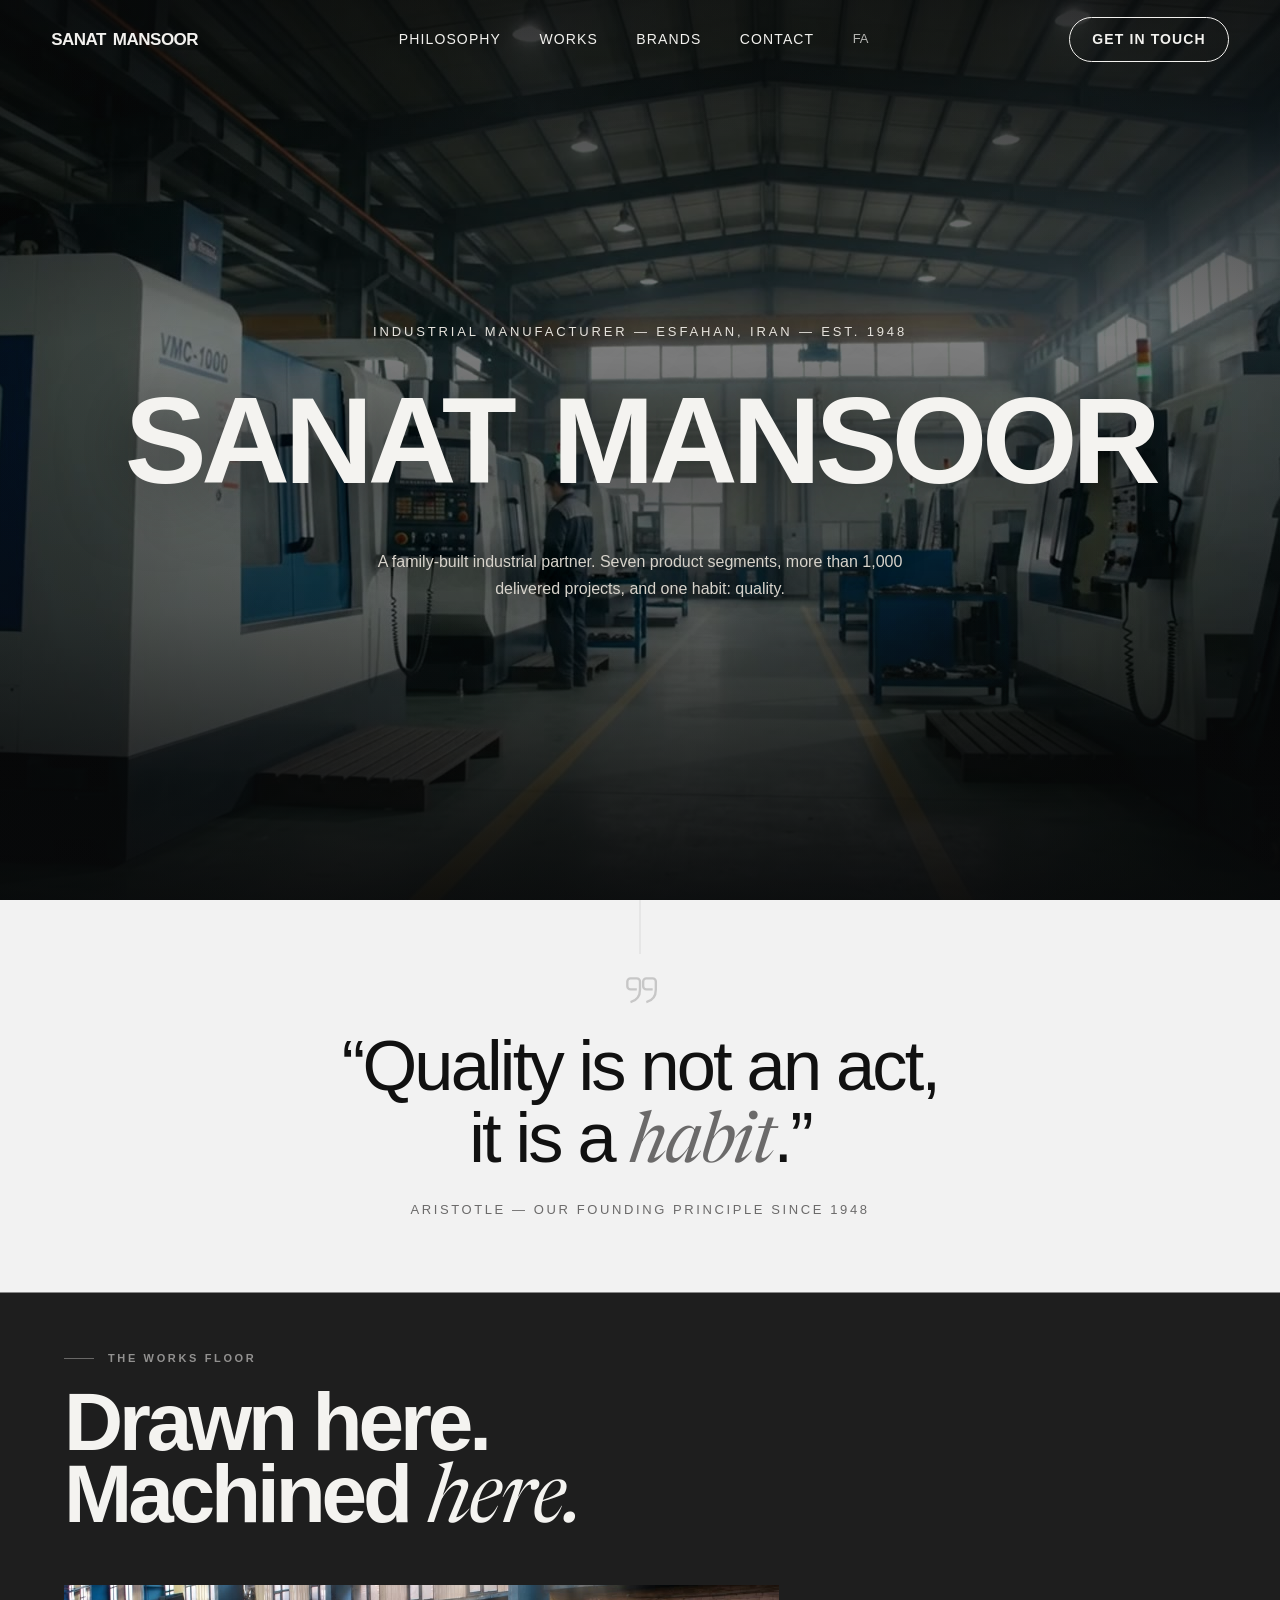
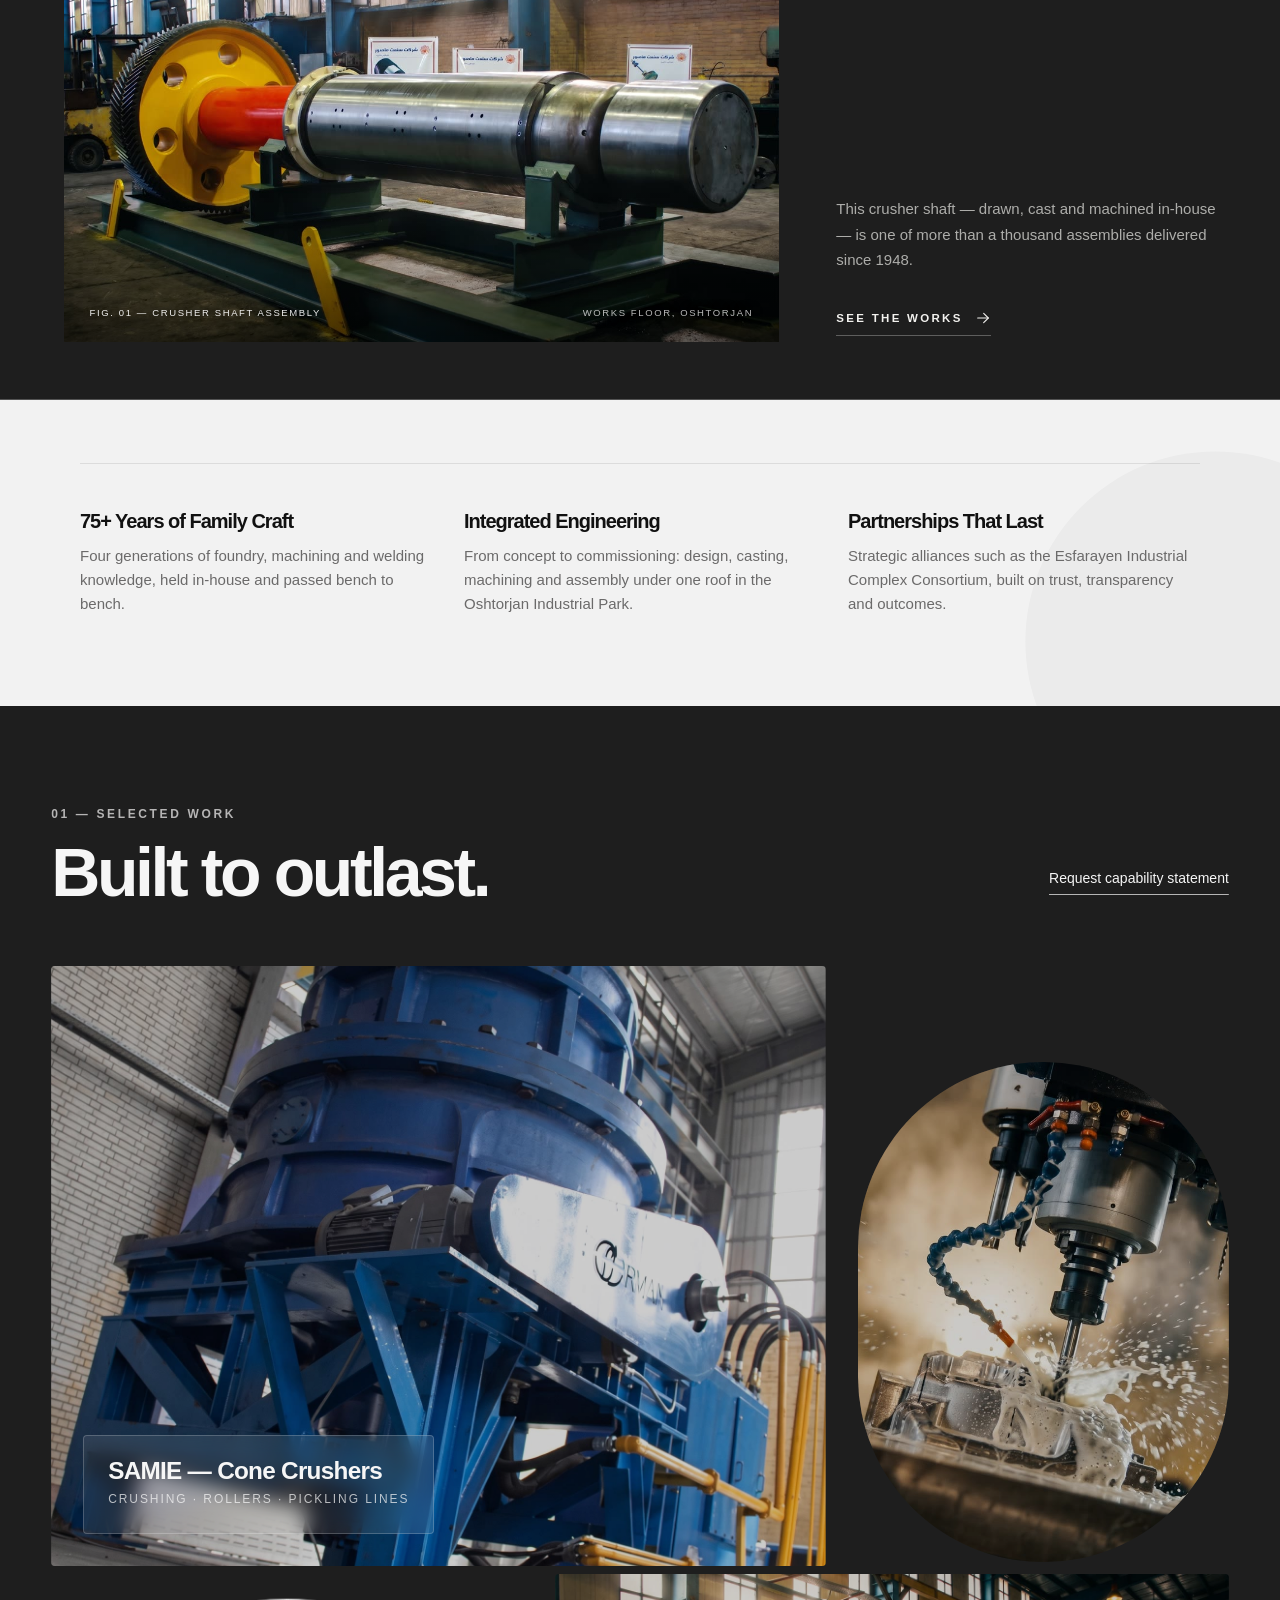
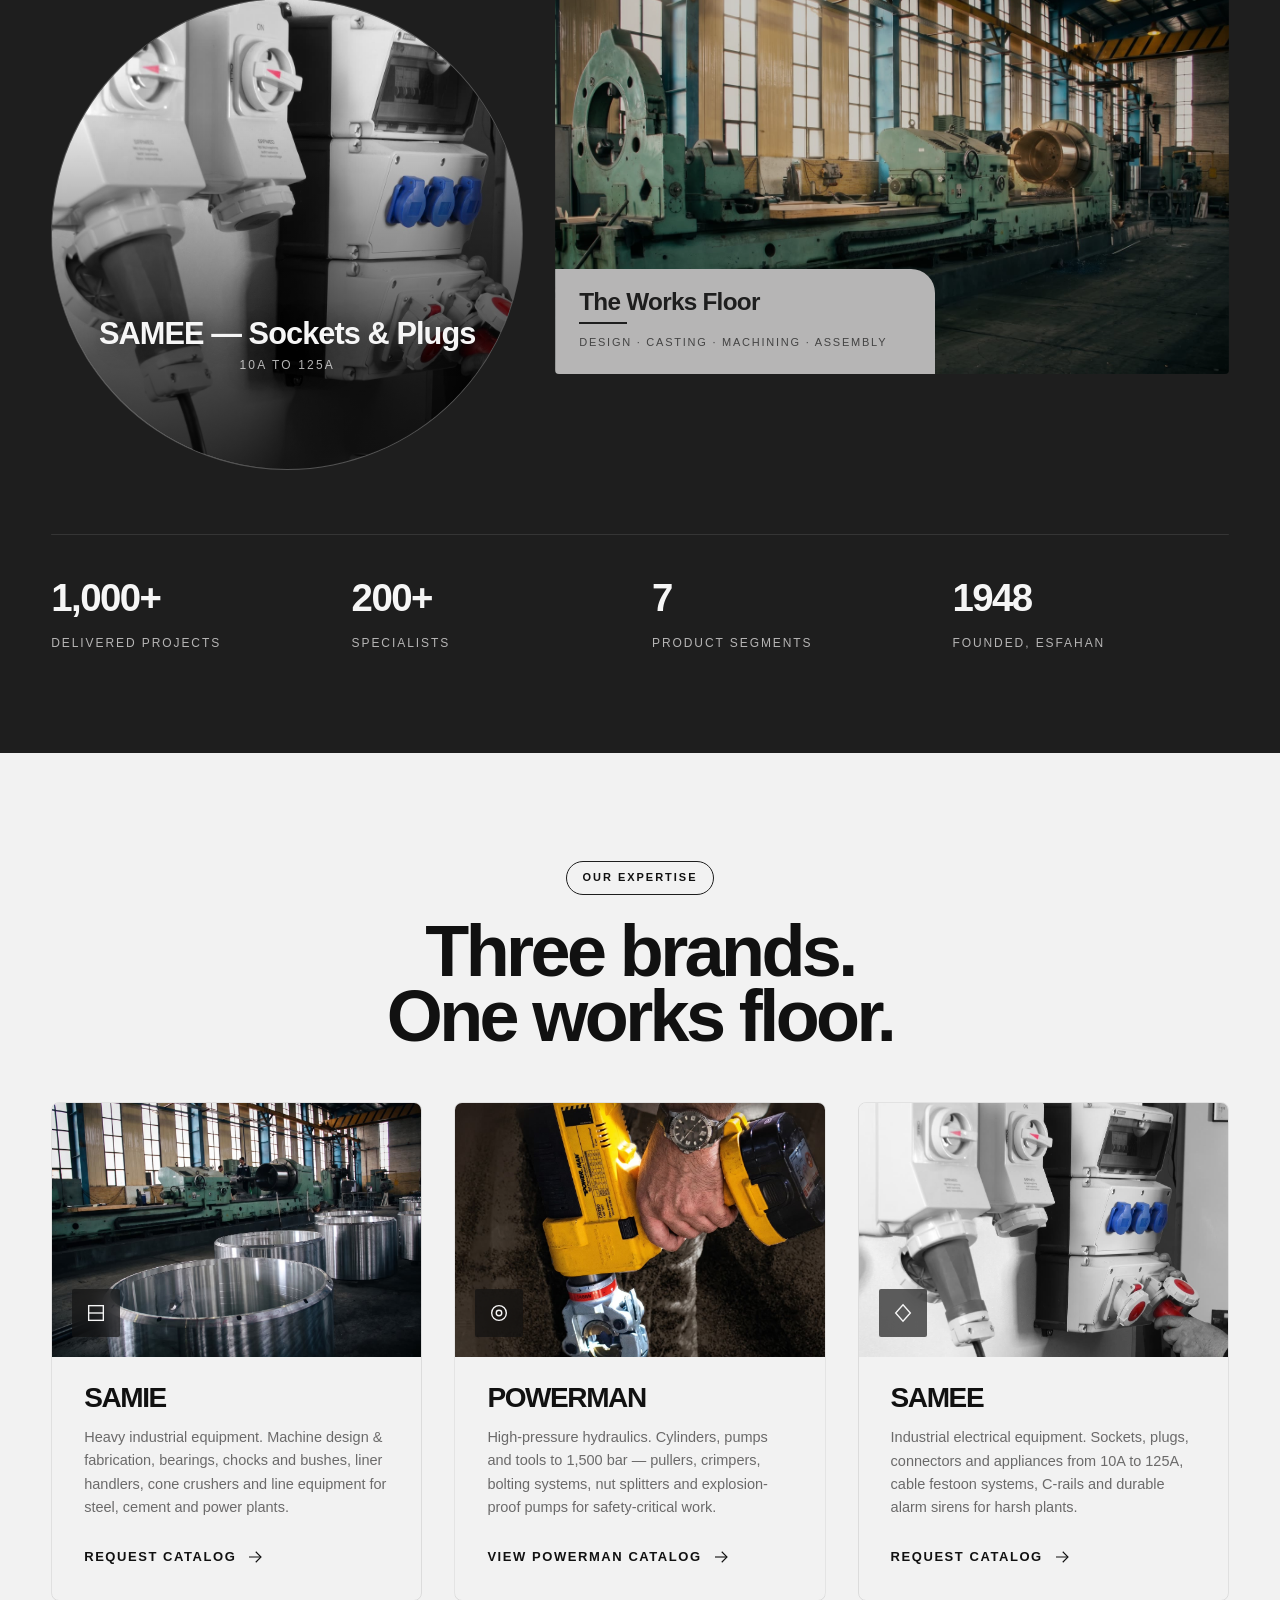
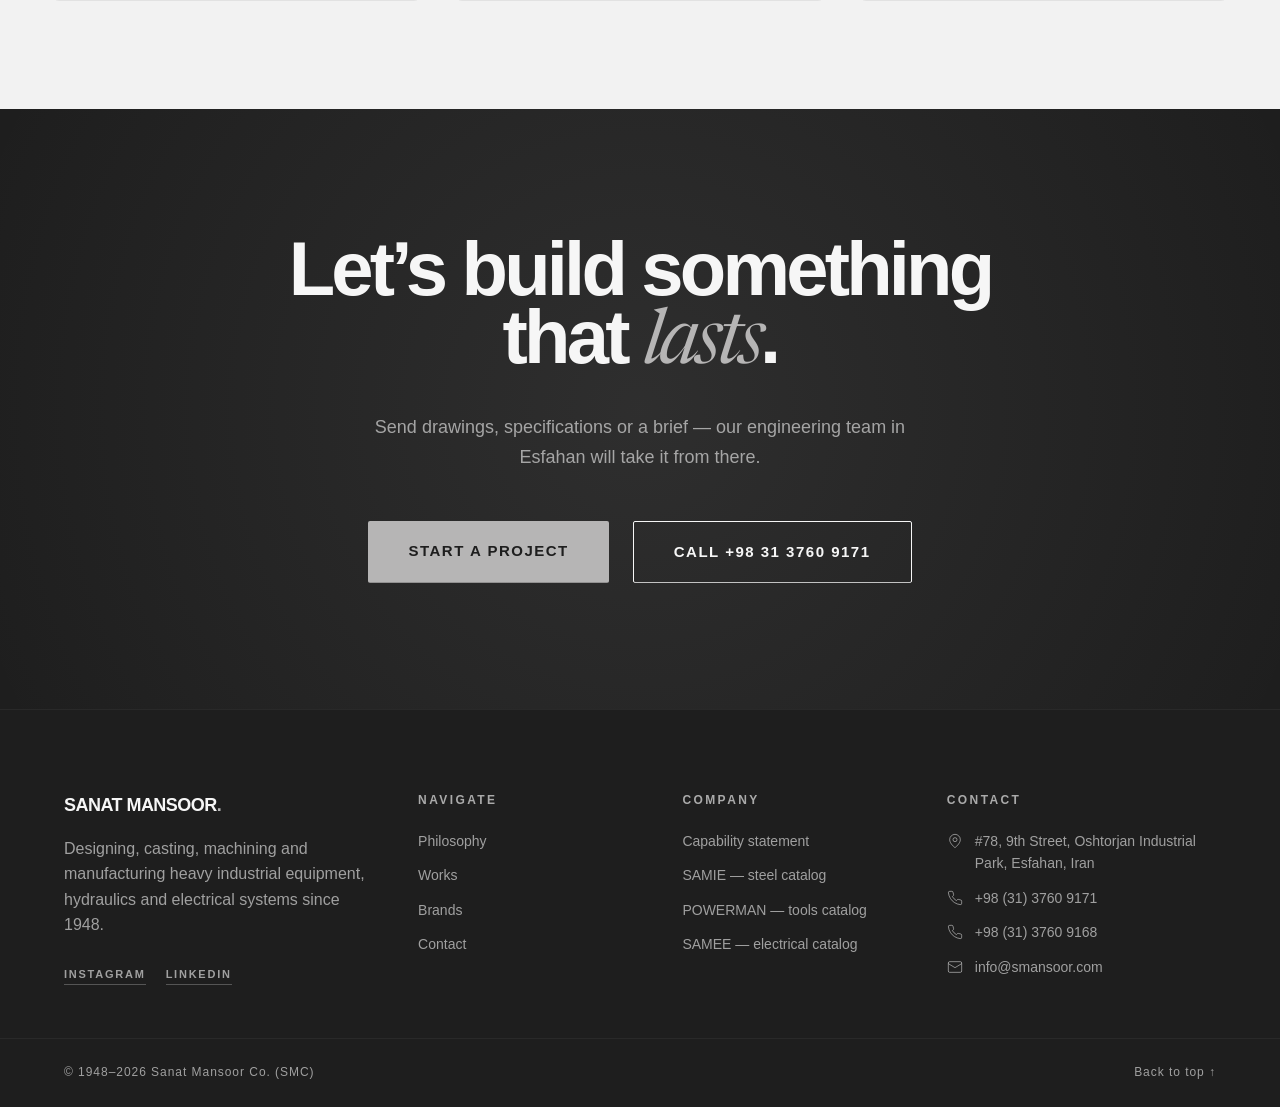
<file: index.html>
<!DOCTYPE html>
<html lang="en">
<head>
<meta charset="UTF-8">
<meta name="viewport" content="width=device-width, initial-scale=1">
<title>Sanat Mansoor — Industrial Manufacturer Since 1948</title>
<meta name="description" content="Sanat Mansoor (SMC) designs, casts, machines and manufactures heavy industrial equipment, high-pressure hydraulics and industrial electrical systems. SAMIE, POWERMAN, SAMEE. Est. 1948, Esfahan, Iran.">
<meta name="theme-color" content="#0b0c0d">
<meta property="og:type" content="website">
<meta property="og:site_name" content="Sanat Mansoor">
<meta property="og:title" content="Sanat Mansoor — Industrial Manufacturer Since 1948">
<meta property="og:description" content="Heavy industrial equipment, high-pressure hydraulics and industrial electrical systems. Design, casting, machining and assembly under one roof in Esfahan, Iran.">
<meta property="og:locale" content="en_US">
<meta property="og:locale:alternate" content="fa_IR">
<meta name="twitter:card" content="summary">
<link rel="alternate" hreflang="en" href="index.html">
<link rel="alternate" hreflang="fa" href="fa.html">
<link rel="alternate" hreflang="x-default" href="index.html">
<link rel="icon" href="assets/img/favicon.webp" type="image/webp">
<link rel="icon" href="assets/img/favicon-32.png" sizes="32x32" type="image/png">
<link rel="apple-touch-icon" href="assets/img/apple-touch-icon.png">
<link rel="preconnect" href="https://fonts.googleapis.com">
<link rel="preconnect" href="https://fonts.gstatic.com" crossorigin>
<link rel="preconnect" href="https://api.fontshare.com">
<link rel="stylesheet" href="https://api.fontshare.com/v2/css?f[]=clash-display@700,600,500&f[]=satoshi@700,500,300&display=swap">
<link rel="stylesheet" href="https://fonts.googleapis.com/css2?family=Newsreader:ital,opsz,wght@1,6..72,400&display=swap">
<link rel="stylesheet" href="styles.css?v=24">
</head>
<body id="top">
<a class="skip-link" href="#main">Skip to content</a>

<header class="nav">
  <a class="nav__mark" href="#top">SANAT&nbsp;MANSOOR</a>
  <nav class="nav__links" aria-label="Primary">
    <a href="#philosophy">Philosophy</a>
    <a href="#works">Works</a>
    <a href="#brands">Brands</a>
    <a href="#contact">Contact</a>
    <a class="nav__lang" href="fa.html" hreflang="fa" aria-label="Switch to Persian">FA</a>
  </nav>
  <a class="nav__cta" href="mailto:info@smansoor.com">Get in touch</a>
  <button class="nav__menu" type="button" aria-label="Open menu" data-label-open="Open menu" data-label-close="Close menu" aria-expanded="false" aria-controls="nav-panel">
    <svg class="icon-menu" viewBox="0 0 24 24" aria-hidden="true"><line x1="3" y1="7" x2="21" y2="7"/><line x1="3" y1="12" x2="21" y2="12"/><line x1="3" y1="17" x2="21" y2="17"/></svg>
    <svg class="icon-close" viewBox="0 0 24 24" aria-hidden="true"><line x1="6" y1="6" x2="18" y2="18"/><line x1="18" y1="6" x2="6" y2="18"/></svg>
  </button>
  <div class="nav__panel" id="nav-panel" hidden>
    <a href="#philosophy">Philosophy</a>
    <a href="#works">Works</a>
    <a href="#brands">Brands</a>
    <a href="#contact">Contact</a>
    <a class="nav__lang" href="fa.html" hreflang="fa" aria-label="Switch to Persian">FA</a>
    <a class="nav__panel-cta" href="mailto:info@smansoor.com">Get in touch</a>
  </div>
</header>

<main id="main" tabindex="-1">

  <!-- HERO · Full-bleed film -->
  <section class="hero" aria-label="Sanat Mansoor">
    <video class="hero__video" autoplay muted loop playsinline preload="metadata" poster="assets/img/hero-cnc-poster.jpg" aria-hidden="true" tabindex="-1">
      <source src="assets/newimgs/CNC_machining_in_factory_9236dc8e.mp4" type="video/mp4">
    </video>
    <span class="hero__veil" aria-hidden="true"></span>
    <p class="hero__kicker">Industrial Manufacturer — Esfahan, Iran — Est. 1948</p>
    <h1 class="hero__title">Sanat Mansoor</h1>
    <p class="hero__sub">A family-built industrial partner. Seven product segments, more than 1,000 delivered projects, and one habit: quality.</p>
  </section>

  <!-- PHILOSOPHY -->
  <section class="philosophy" id="philosophy">
    <span class="philosophy__orbit" aria-hidden="true"></span>
    <span class="philosophy__blob" aria-hidden="true"></span>
    <div class="hairline" aria-hidden="true"></div>
    <div class="philosophy__inner">
      <svg class="quote-mark" viewBox="0 0 24 24" aria-hidden="true"><path d="M10 11H6a2 2 0 0 1-2-2V6a2 2 0 0 1 2-2h4a2 2 0 0 1 2 2v5c0 4.2-2.2 7-6 8"/><path d="M20 11h-4a2 2 0 0 1-2-2V6a2 2 0 0 1 2-2h4a2 2 0 0 1 2 2v5c0 4.2-2.2 7-6 8"/></svg>
      <blockquote class="quote reveal">
        <p>“Quality is not an act,<br>it is a <em>habit</em>.”</p>
        <cite>Aristotle — our founding principle since 1948</cite>
      </blockquote>
      <div class="heritage reveal" role="group" aria-label="Drawn and machined in-house">
        <div class="heritage__inner">
          <div class="heritage__head">
            <p class="heritage__eyebrow">The works floor</p>
            <h2>Drawn here.<br>Machined <em>here.</em></h2>
          </div>
          <div class="heritage__row">
            <figure class="heritage__media">
              <img class="heritage__photo" src="assets/img/heritage-machining.jpg" alt="A machined crusher shaft with its drive gear on the works floor" width="1200" height="750" loading="lazy" decoding="async">
              <figcaption class="heritage__caption">
                <span>Fig. 01 — Crusher shaft assembly</span>
                <span>Works floor, Oshtorjan</span>
              </figcaption>
            </figure>
            <div class="heritage__copy">
              <p class="heritage__text">This crusher shaft — drawn, cast and machined in-house — is one of more than a thousand assemblies delivered since 1948.</p>
              <a class="heritage__link" href="#works">See the works <svg viewBox="0 0 24 24" aria-hidden="true"><line x1="4" y1="12" x2="20" y2="12"/><polyline points="13 5 20 12 13 19"/></svg></a>
            </div>
          </div>
        </div>
      </div>
      <div class="philosophy__grid">
        <div class="philosophy__col reveal">
          <h3>75+ Years of Family Craft</h3>
          <p>Four generations of foundry, machining and welding knowledge, held in-house and passed bench to bench.</p>
        </div>
        <div class="philosophy__col reveal">
          <h3>Integrated Engineering</h3>
          <p>From concept to commissioning: design, casting, machining and assembly under one roof in the Oshtorjan Industrial Park.</p>
        </div>
        <div class="philosophy__col reveal">
          <h3>Partnerships That Last</h3>
          <p>Strategic alliances such as the Esfarayen Industrial Complex Consortium, built on trust, transparency and outcomes.</p>
        </div>
      </div>
    </div>
  </section>

  <!-- SHOWCASE -->
  <section class="works" id="works" aria-label="Selected works">
    <div class="works__head reveal">
      <div>
        <span class="eyebrow">01 — Selected Work</span>
        <h2>Built to outlast.</h2>
      </div>
      <a class="link-underline" href="mailto:info@smansoor.com?subject=Capability%20statement%20request">Request capability statement</a>
    </div>

    <div class="works__grid">
      <figure class="card card--rect reveal">
        <img src="assets/img/works-samie.jpg" alt="SAMIE cone crusher assembly on the machining floor" width="1600" height="1762" loading="lazy" decoding="async">
        <span class="card__scrim" aria-hidden="true"></span>
        <figcaption class="card__label">
          <h3>SAMIE — Cone Crushers</h3>
          <p>Crushing · Rollers · Pickling Lines</p>
        </figcaption>
      </figure>

      <figure class="card card--pill reveal">
        <img src="assets/img/works-cnc.jpg" alt="CNC machining centre cutting a steel component with coolant" width="1600" height="894" loading="lazy" decoding="async">
        <span class="card__scrim" aria-hidden="true"></span>
        <span class="card__pill-overlay" aria-hidden="true"><span>Est.<br>1948</span></span>
      </figure>

      <figure class="card card--circle reveal">
        <img src="assets/img/works-samee.jpg" alt="SAMEE industrial sockets and plugs being assembled" width="1200" height="1200" loading="lazy" decoding="async">
        <span class="card__scrim card__scrim--fade" aria-hidden="true"></span>
        <figcaption class="card__circle-label">
          <h3>SAMEE — Sockets &amp; Plugs</h3>
          <p>10A to 125A</p>
        </figcaption>
      </figure>

      <figure class="card card--wide reveal">
        <img src="assets/img/works-floor.jpg" alt="Machine shop floor with lathes beneath factory windows" width="1600" height="894" loading="lazy" decoding="async">
        <span class="card__scrim" aria-hidden="true"></span>
        <figcaption class="card__plaque">
          <h3>The Works Floor</h3>
          <span aria-hidden="true"></span>
          <p>Design · Casting · Machining · Assembly</p>
        </figcaption>
      </figure>
    </div>

    <div class="works__stats reveal">
      <div><strong>1,000+</strong><span>Delivered projects</span></div>
      <div><strong>200+</strong><span>Specialists</span></div>
      <div><strong>7</strong><span>Product segments</span></div>
      <div><strong>1948</strong><span>Founded, Esfahan</span></div>
    </div>
  </section>

  <!-- BRANDS / SERVICES -->
  <section class="brands" id="brands">
    <div class="brands__head reveal">
      <span class="eyebrow eyebrow--pill">Our Expertise</span>
      <h2 class="brands__title">Three brands.<br>One works floor.</h2>
    </div>
    <div class="brands__grid">
      <article class="service reveal">
        <div class="service__media">
          <img src="assets/img/brand-samie.jpg" alt="Machined crusher rings and liners on the SAMIE production floor" width="1200" height="825" loading="lazy" decoding="async">
          <span class="service__icon" aria-hidden="true"><svg viewBox="0 0 24 24"><rect x="4" y="4" width="16" height="16"/><line x1="4" y1="12" x2="20" y2="12"/></svg></span>
        </div>
        <div class="service__body">
          <h3>SAMIE</h3>
          <p>Heavy industrial equipment. Machine design &amp; fabrication, bearings, chocks and bushes, liner handlers, cone crushers and line equipment for steel, cement and power plants.</p>
          <a class="service__link" href="mailto:info@smansoor.com?subject=SAMIE%20catalog%20request">Request catalog <svg viewBox="0 0 24 24" aria-hidden="true"><line x1="4" y1="12" x2="20" y2="12"/><polyline points="13 5 20 12 13 19"/></svg></a>
        </div>
      </article>
      <article class="service reveal">
        <div class="service__media">
          <img src="assets/img/brand-powerman.jpg" alt="POWERMAN high-pressure hydraulic crimping tool in use" width="1200" height="825" loading="lazy" decoding="async">
          <span class="service__icon" aria-hidden="true"><svg viewBox="0 0 24 24"><circle cx="12" cy="12" r="8"/><circle cx="12" cy="12" r="3"/></svg></span>
        </div>
        <div class="service__body">
          <h3>POWERMAN</h3>
          <p>High-pressure hydraulics. Cylinders, pumps and tools to 1,500 bar — pullers, crimpers, bolting systems, nut splitters and explosion-proof pumps for safety-critical work.</p>
          <a class="service__link" href="https://www.powermantools.com/" target="_blank" rel="noopener">View POWERMAN catalog <svg viewBox="0 0 24 24" aria-hidden="true"><line x1="4" y1="12" x2="20" y2="12"/><polyline points="13 5 20 12 13 19"/></svg></a>
        </div>
      </article>
      <article class="service reveal">
        <div class="service__media">
          <img src="assets/img/brand-samee.jpg" alt="SAMEE industrial socket outlets and switchgear installed on a plant wall" width="1200" height="824" loading="lazy" decoding="async">
          <span class="service__icon" aria-hidden="true"><svg viewBox="0 0 24 24"><polygon points="12,3 20,12 12,21 4,12"/></svg></span>
        </div>
        <div class="service__body">
          <h3>SAMEE</h3>
          <p>Industrial electrical equipment. Sockets, plugs, connectors and appliances from 10A to 125A, cable festoon systems, C-rails and durable alarm sirens for harsh plants.</p>
          <a class="service__link" href="mailto:info@smansoor.com?subject=SAMEE%20catalog%20request">Request catalog <svg viewBox="0 0 24 24" aria-hidden="true"><line x1="4" y1="12" x2="20" y2="12"/><polyline points="13 5 20 12 13 19"/></svg></a>
        </div>
      </article>
    </div>
  </section>

  <!-- CONTACT -->
  <section class="contact" id="contact">
    <span class="contact__glow" aria-hidden="true"></span>
    <div class="contact__inner">
      <h2 class="reveal">Let’s build something<br>that <em>lasts</em>.</h2>
      <p class="contact__sub reveal">Send drawings, specifications or a brief — our engineering team in Esfahan will take it from there.</p>
      <div class="contact__actions reveal">
        <a class="btn-solid" href="mailto:info@smansoor.com">Start a project</a>
        <a class="btn-ghost" href="tel:+983137609171">Call +98 31 3760 9171</a>
      </div>
    </div>
  </section>

</main>

<footer class="footer">
  <div class="footer__grid">
    <div class="footer__brand">
      <p class="footer__mark">SANAT MANSOOR<span>.</span></p>
      <p>Designing, casting, machining and manufacturing heavy industrial equipment, hydraulics and electrical systems since 1948.</p>
      <ul class="footer__social">
        <li><a href="https://instagram.com/sanatmansoor" target="_blank" rel="noopener">Instagram</a></li>
        <li><a href="https://www.linkedin.com/company/sanat-mansoor" target="_blank" rel="noopener">LinkedIn</a></li>
      </ul>
    </div>
    <div>
      <h3>Navigate</h3>
      <ul>
        <li><a href="#philosophy">Philosophy</a></li>
        <li><a href="#works">Works</a></li>
        <li><a href="#brands">Brands</a></li>
        <li><a href="#contact">Contact</a></li>
      </ul>
    </div>
    <div>
      <h3>Company</h3>
      <ul>
        <li><a href="mailto:info@smansoor.com?subject=Capability%20statement%20request">Capability statement</a></li>
        <li><a href="mailto:info@smansoor.com?subject=SAMIE%20steel%20catalog%20request">SAMIE — steel catalog</a></li>
        <li><a href="https://www.powermantools.com/" target="_blank" rel="noopener">POWERMAN — tools catalog</a></li>
        <li><a href="mailto:info@smansoor.com?subject=SAMEE%20catalog%20request">SAMEE — electrical catalog</a></li>
      </ul>
    </div>
    <div>
      <h3>Contact</h3>
      <ul class="footer__contact">
        <li><svg viewBox="0 0 24 24" aria-hidden="true"><path d="M20 10c0 6-8 12-8 12s-8-6-8-12a8 8 0 0 1 16 0Z"/><circle cx="12" cy="10" r="3"/></svg><span>#78, 9th Street, Oshtorjan Industrial Park, Esfahan, Iran</span></li>
        <li><svg viewBox="0 0 24 24" aria-hidden="true"><path d="M22 16.92v3a2 2 0 0 1-2.18 2 19.79 19.79 0 0 1-8.63-3.07 19.5 19.5 0 0 1-6-6A19.79 19.79 0 0 1 2.12 4.18 2 2 0 0 1 4.11 2h3a2 2 0 0 1 2 1.72c.13.96.36 1.9.7 2.81a2 2 0 0 1-.45 2.11L8.09 9.91a16 16 0 0 0 6 6l1.27-1.27a2 2 0 0 1 2.11-.45c.91.34 1.85.57 2.81.7A2 2 0 0 1 22 16.92Z"/></svg><a href="tel:+983137609171">+98 (31) 3760 9171</a></li>
        <li><svg viewBox="0 0 24 24" aria-hidden="true"><path d="M22 16.92v3a2 2 0 0 1-2.18 2 19.79 19.79 0 0 1-8.63-3.07 19.5 19.5 0 0 1-6-6A19.79 19.79 0 0 1 2.12 4.18 2 2 0 0 1 4.11 2h3a2 2 0 0 1 2 1.72c.13.96.36 1.9.7 2.81a2 2 0 0 1-.45 2.11L8.09 9.91a16 16 0 0 0 6 6l1.27-1.27a2 2 0 0 1 2.11-.45c.91.34 1.85.57 2.81.7A2 2 0 0 1 22 16.92Z"/></svg><a href="tel:+983137609168">+98 (31) 3760 9168</a></li>
        <li><svg viewBox="0 0 24 24" aria-hidden="true"><rect x="2" y="4" width="20" height="16" rx="2"/><path d="m22 7-10 6L2 7"/></svg><a href="mailto:info@smansoor.com">info@smansoor.com</a></li>
      </ul>
    </div>
  </div>
  <div class="footer__bar">
    <span>© 1948–2026 Sanat Mansoor Co. (SMC)</span>
    <a href="#top">Back to top ↑</a>
  </div>
</footer>

<script src="app.js?v=12"></script>
</body>
</html>
</file>
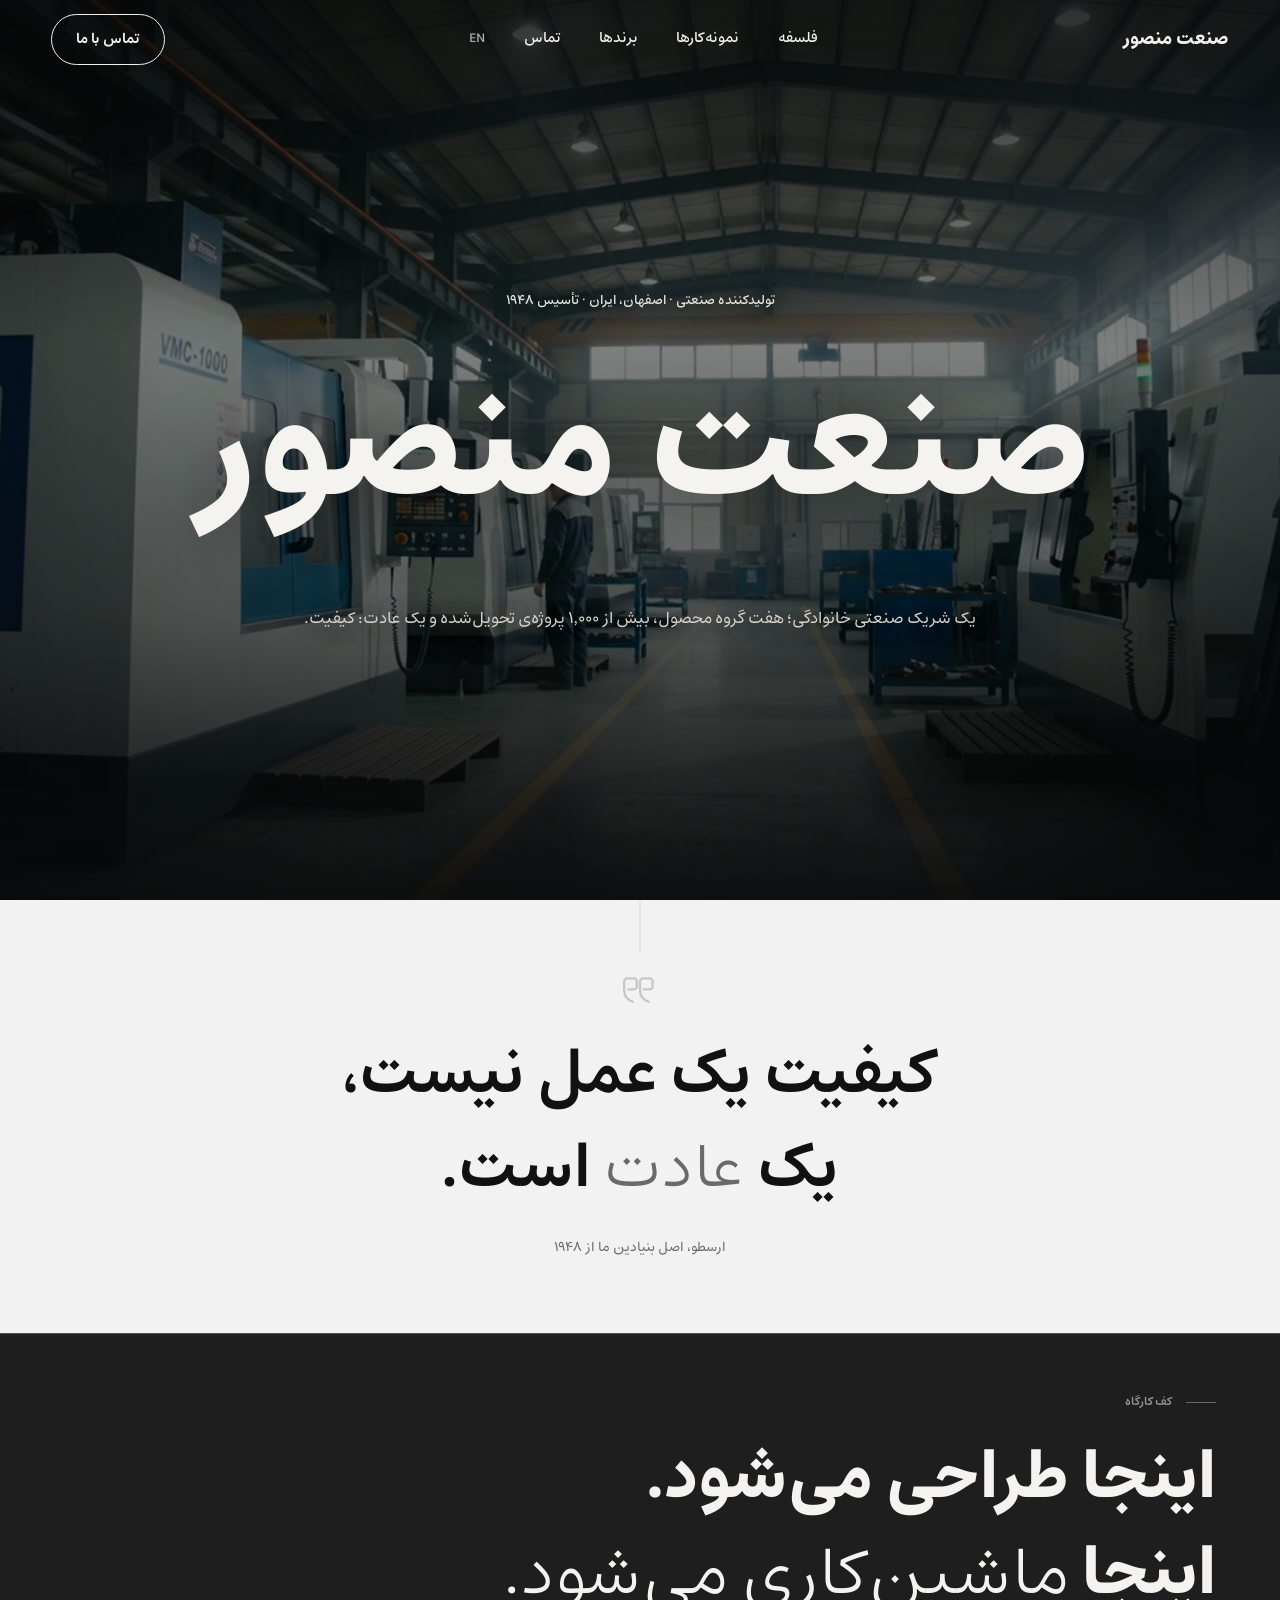
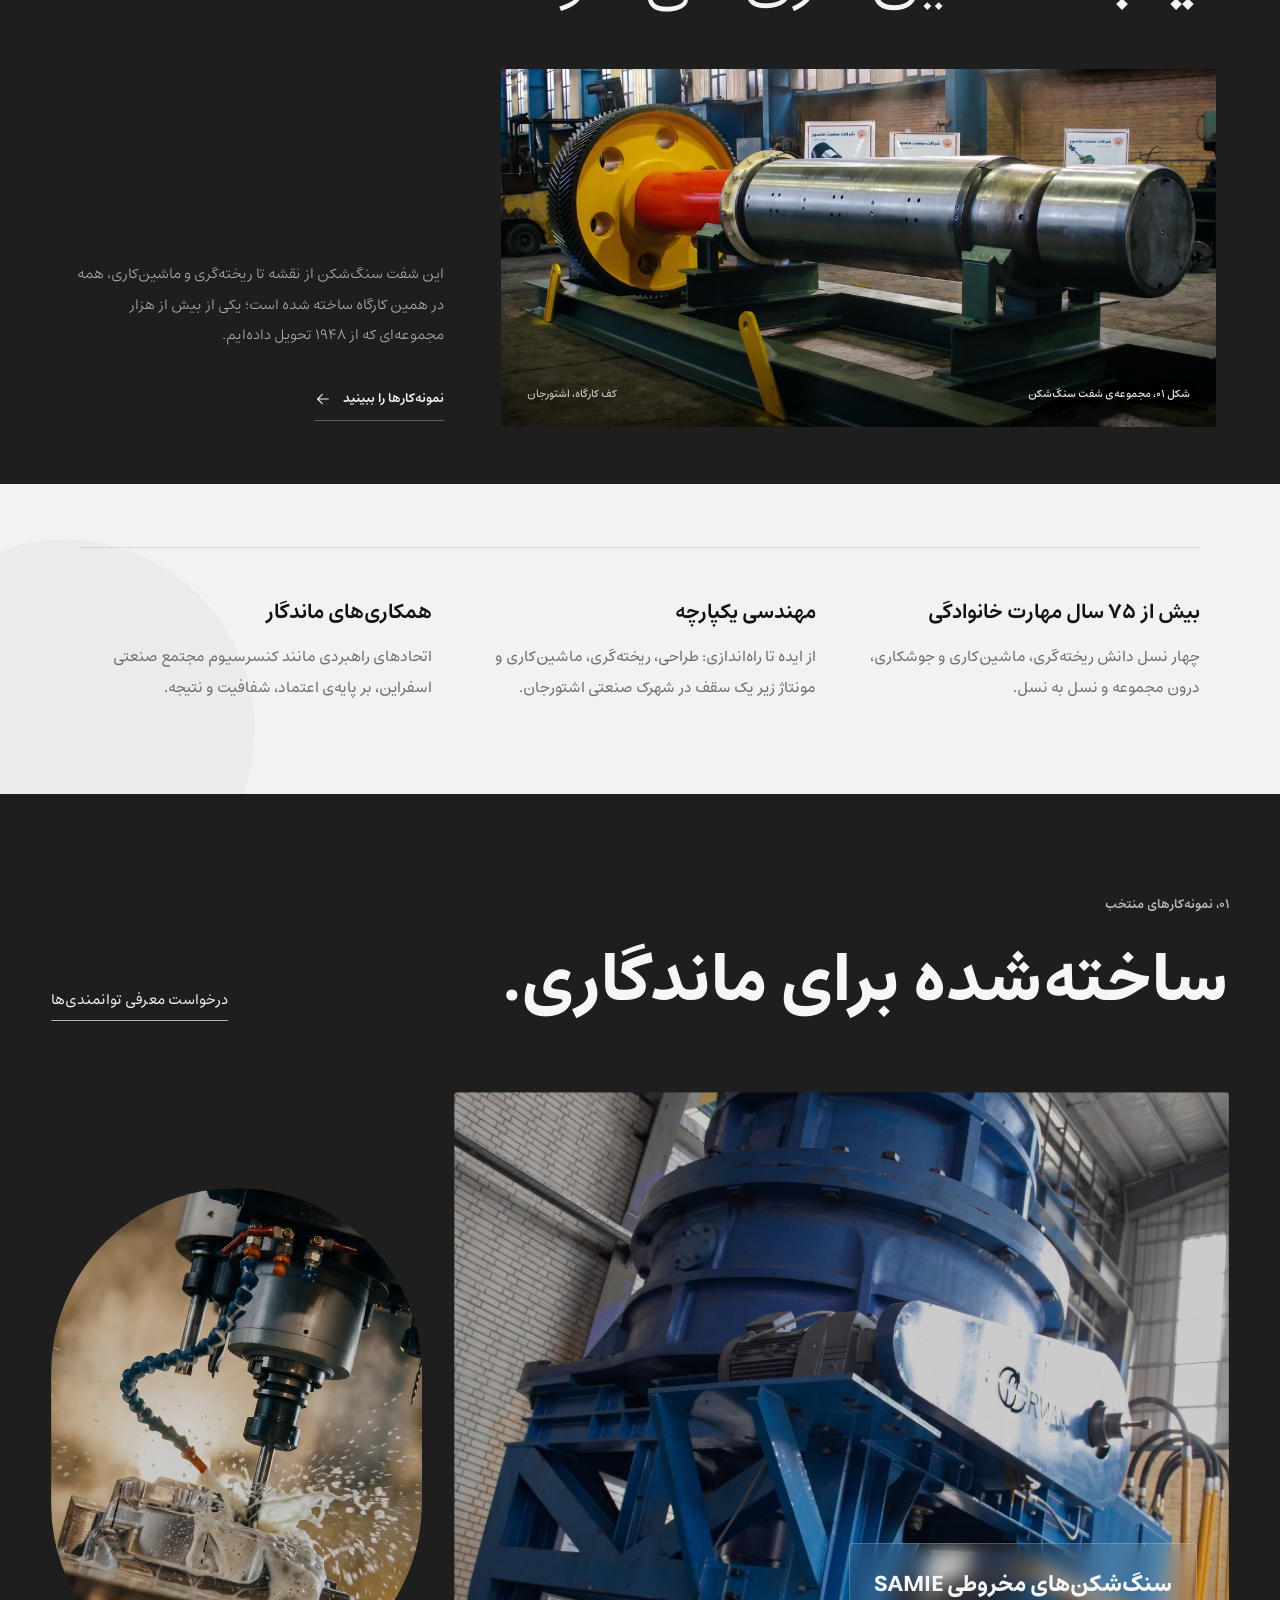
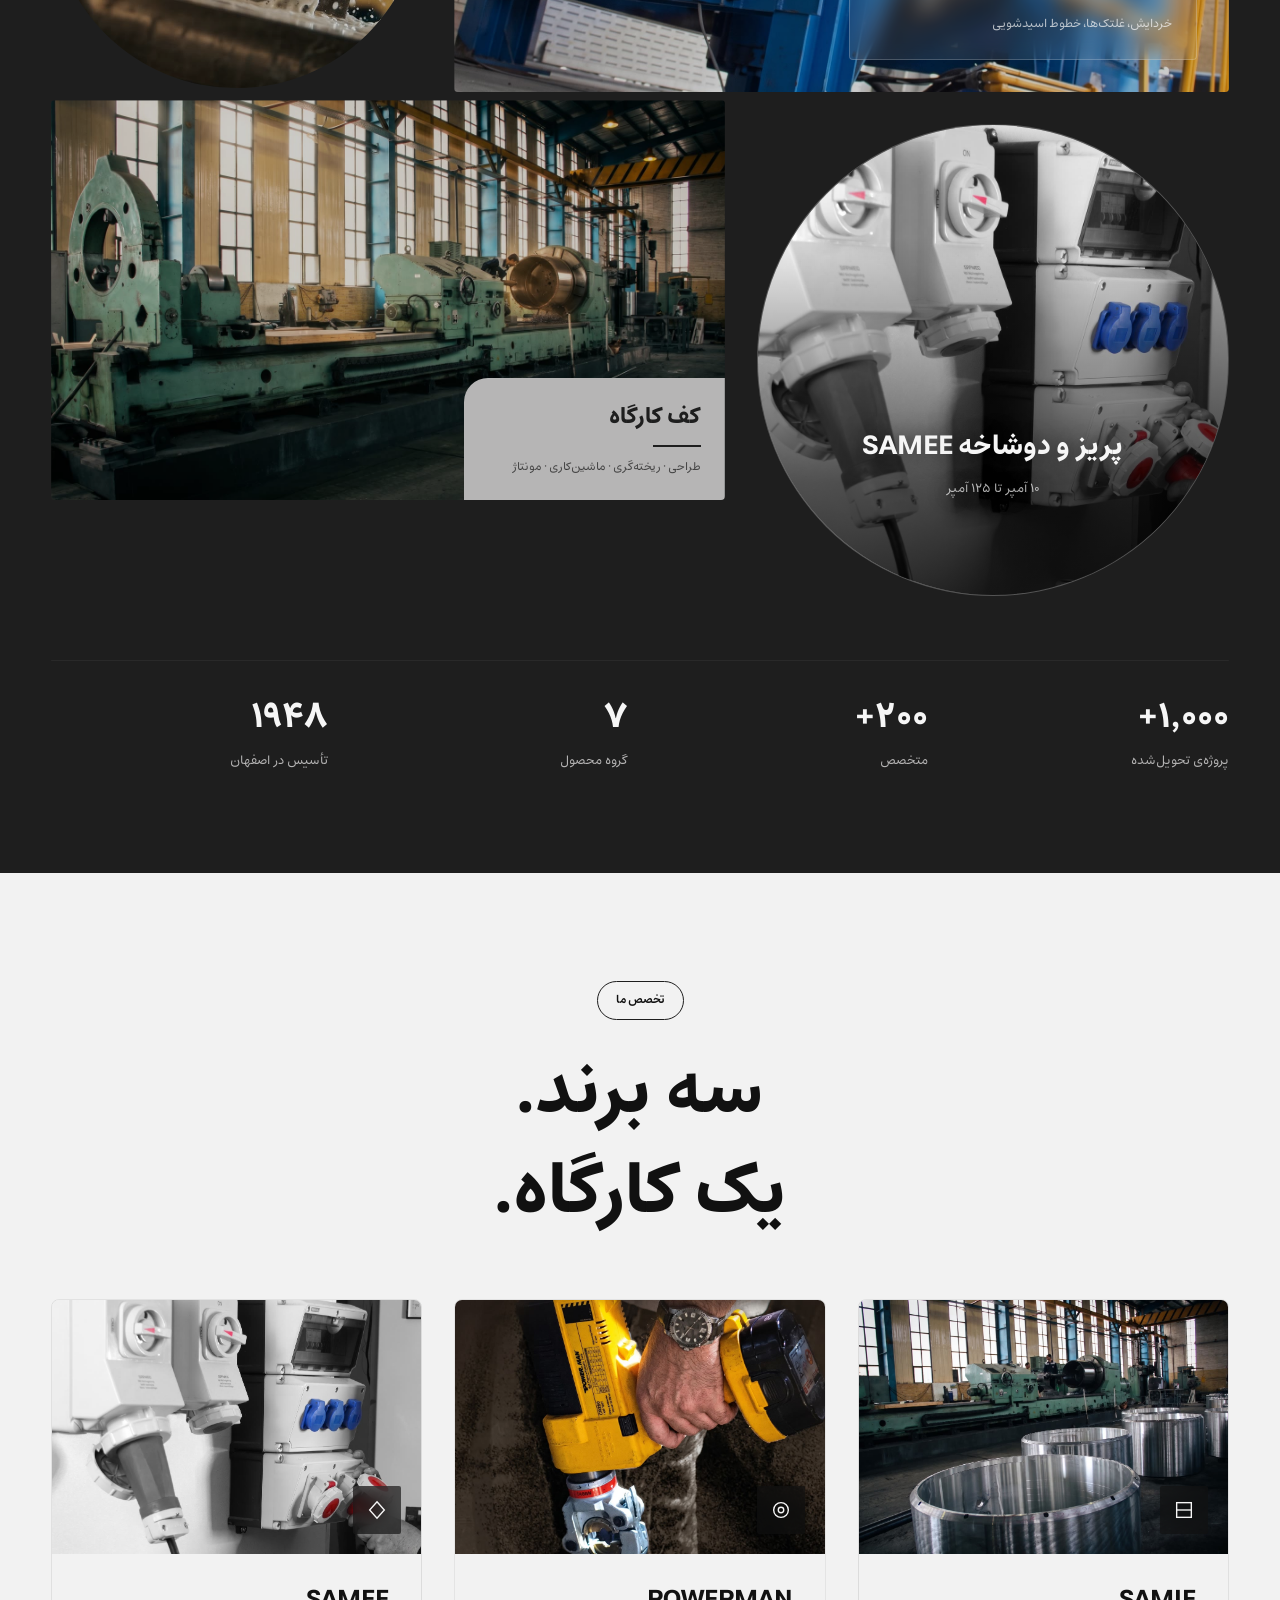
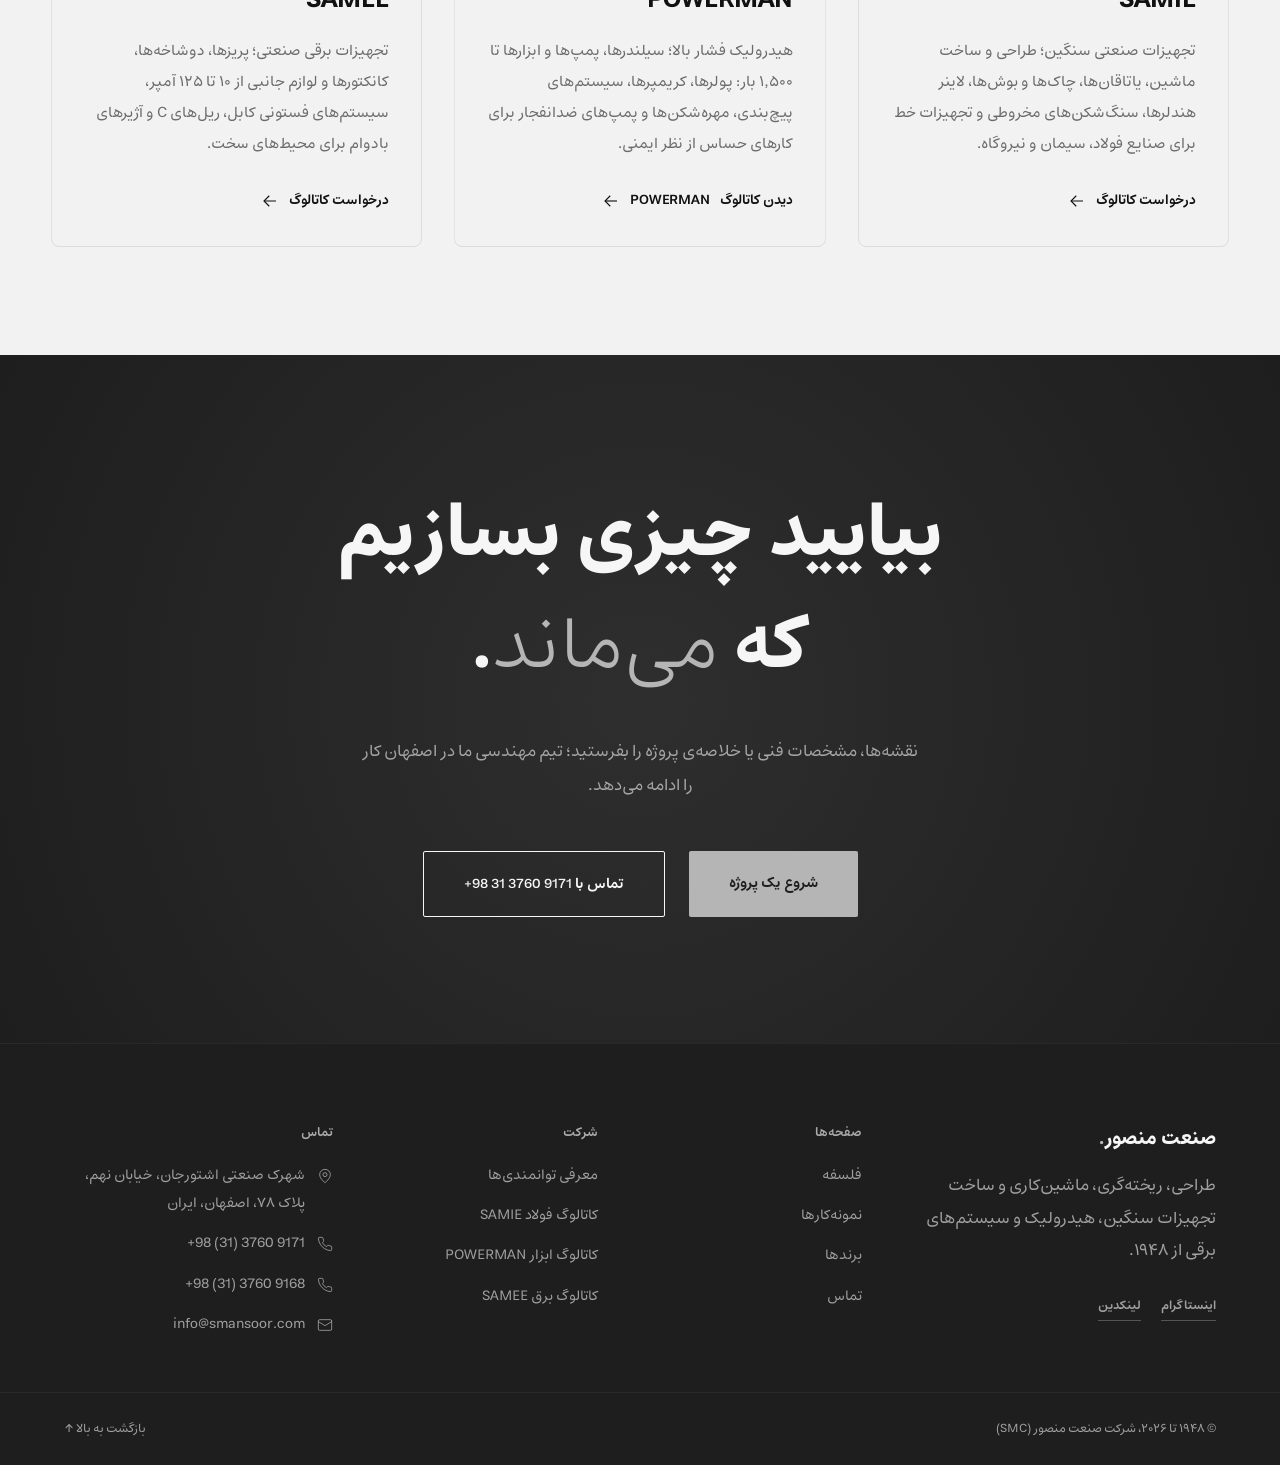
<file: fa.html>
<!DOCTYPE html>
<html lang="fa" dir="rtl">
<head>
<meta charset="UTF-8">
<meta name="viewport" content="width=device-width, initial-scale=1">
<title>صنعت منصور، تولیدکننده صنعتی از ۱۹۴۸</title>
<meta name="description" content="صنعت منصور (SMC) تجهیزات صنعتی سنگین، هیدرولیک فشار بالا و تجهیزات برقی صنعتی را طراحی، ریخته‌گری، ماشین‌کاری و تولید می‌کند. SAMIE، POWERMAN، SAMEE. تأسیس ۱۹۴۸، اصفهان، ایران.">
<meta name="theme-color" content="#0b0c0d">
<meta property="og:type" content="website">
<meta property="og:site_name" content="صنعت منصور">
<meta property="og:title" content="صنعت منصور، تولیدکننده صنعتی از ۱۹۴۸">
<meta property="og:description" content="تجهیزات صنعتی سنگین، هیدرولیک فشار بالا و تجهیزات برقی صنعتی. طراحی، ریخته‌گری، ماشین‌کاری و مونتاژ زیر یک سقف در اصفهان، ایران.">
<meta property="og:locale" content="fa_IR">
<meta property="og:locale:alternate" content="en_US">
<meta name="twitter:card" content="summary">
<link rel="alternate" hreflang="en" href="index.html">
<link rel="alternate" hreflang="fa" href="fa.html">
<link rel="alternate" hreflang="x-default" href="index.html">
<link rel="icon" href="assets/img/favicon.webp" type="image/webp">
<link rel="icon" href="assets/img/favicon-32.png" sizes="32x32" type="image/png">
<link rel="apple-touch-icon" href="assets/img/apple-touch-icon.png">
<link rel="preload" href="assets/fonts/fa/Estedad-VF.woff2" as="font" type="font/woff2" crossorigin>
<link rel="stylesheet" href="styles.css?v=24">
<link rel="stylesheet" href="styles-fa.css?v=2">
</head>
<body id="top">
<a class="skip-link" href="#main">رفتن به محتوا</a>

<header class="nav">
  <a class="nav__mark" href="#top">صنعت منصور</a>
  <nav class="nav__links" aria-label="منوی اصلی">
    <a href="#philosophy">فلسفه</a>
    <a href="#works">نمونه‌کارها</a>
    <a href="#brands">برندها</a>
    <a href="#contact">تماس</a>
    <a class="nav__lang" href="index.html" hreflang="en" lang="en" aria-label="Switch to English">EN</a>
  </nav>
  <a class="nav__cta" href="mailto:info@smansoor.com">تماس با ما</a>
  <button class="nav__menu" type="button" aria-label="باز کردن منو" data-label-open="باز کردن منو" data-label-close="بستن منو" aria-expanded="false" aria-controls="nav-panel">
    <svg class="icon-menu" viewBox="0 0 24 24" aria-hidden="true"><line x1="3" y1="7" x2="21" y2="7"/><line x1="3" y1="12" x2="21" y2="12"/><line x1="3" y1="17" x2="21" y2="17"/></svg>
    <svg class="icon-close" viewBox="0 0 24 24" aria-hidden="true"><line x1="6" y1="6" x2="18" y2="18"/><line x1="18" y1="6" x2="6" y2="18"/></svg>
  </button>
  <div class="nav__panel" id="nav-panel" hidden>
    <a href="#philosophy">فلسفه</a>
    <a href="#works">نمونه‌کارها</a>
    <a href="#brands">برندها</a>
    <a href="#contact">تماس</a>
    <a class="nav__lang" href="index.html" hreflang="en" lang="en" aria-label="Switch to English">EN</a>
    <a class="nav__panel-cta" href="mailto:info@smansoor.com">تماس با ما</a>
  </div>
</header>

<main id="main" tabindex="-1">

  <!-- HERO -->
  <section class="hero" aria-label="صنعت منصور">
    <video class="hero__video" autoplay muted loop playsinline preload="metadata" poster="assets/img/hero-cnc-poster.jpg" aria-hidden="true" tabindex="-1">
      <source src="assets/newimgs/CNC_machining_in_factory_9236dc8e.mp4" type="video/mp4">
    </video>
    <span class="hero__veil" aria-hidden="true"></span>
    <p class="hero__kicker">تولیدکننده صنعتی · اصفهان، ایران · تأسیس ۱۹۴۸</p>
    <h1 class="hero__title">صنعت منصور</h1>
    <p class="hero__sub">یک شریک صنعتی خانوادگی؛ هفت گروه محصول، بیش از ۱٬۰۰۰ پروژه‌ی تحویل‌شده و یک عادت: کیفیت.</p>
  </section>

  <!-- PHILOSOPHY -->
  <section class="philosophy" id="philosophy">
    <span class="philosophy__orbit" aria-hidden="true"></span>
    <span class="philosophy__blob" aria-hidden="true"></span>
    <div class="hairline" aria-hidden="true"></div>
    <div class="philosophy__inner">
      <svg class="quote-mark" viewBox="0 0 24 24" aria-hidden="true"><path d="M10 11H6a2 2 0 0 1-2-2V6a2 2 0 0 1 2-2h4a2 2 0 0 1 2 2v5c0 4.2-2.2 7-6 8"/><path d="M20 11h-4a2 2 0 0 1-2-2V6a2 2 0 0 1 2-2h4a2 2 0 0 1 2 2v5c0 4.2-2.2 7-6 8"/></svg>
      <blockquote class="quote reveal">
        <p>کیفیت یک عمل نیست،<br>یک <em>عادت</em> است.</p>
        <cite>ارسطو، اصل بنیادین ما از ۱۹۴۸</cite>
      </blockquote>
      <div class="heritage reveal" role="group" aria-label="طراحی و ماشین‌کاری درون مجموعه">
        <div class="heritage__inner">
          <div class="heritage__head">
            <p class="heritage__eyebrow">کف کارگاه</p>
            <h2>اینجا طراحی می‌شود.<br>اینجا <em>ماشین‌کاری می‌شود.</em></h2>
          </div>
          <div class="heritage__row">
            <figure class="heritage__media">
              <img class="heritage__photo" src="assets/img/heritage-machining.jpg" alt="شفت ماشین‌کاری‌شده‌ی سنگ‌شکن همراه با چرخ‌دنده‌ی محرک، روی کف کارگاه" width="1200" height="750" loading="lazy" decoding="async">
              <figcaption class="heritage__caption">
                <span>شکل ۰۱، مجموعه‌ی شفت سنگ‌شکن</span>
                <span>کف کارگاه، اشتورجان</span>
              </figcaption>
            </figure>
            <div class="heritage__copy">
              <p class="heritage__text">این شفت سنگ‌شکن از نقشه تا ریخته‌گری و ماشین‌کاری، همه در همین کارگاه ساخته شده است؛ یکی از بیش از هزار مجموعه‌ای که از ۱۹۴۸ تحویل داده‌ایم.</p>
              <a class="heritage__link" href="#works">نمونه‌کارها را ببینید <svg viewBox="0 0 24 24" aria-hidden="true"><line x1="4" y1="12" x2="20" y2="12"/><polyline points="13 5 20 12 13 19"/></svg></a>
            </div>
          </div>
        </div>
      </div>
      <div class="philosophy__grid">
        <div class="philosophy__col reveal">
          <h3>بیش از ۷۵ سال مهارت خانوادگی</h3>
          <p>چهار نسل دانش ریخته‌گری، ماشین‌کاری و جوشکاری، درون مجموعه و نسل به نسل.</p>
        </div>
        <div class="philosophy__col reveal">
          <h3>مهندسی یکپارچه</h3>
          <p>از ایده تا راه‌اندازی: طراحی، ریخته‌گری، ماشین‌کاری و مونتاژ زیر یک سقف در شهرک صنعتی اشتورجان.</p>
        </div>
        <div class="philosophy__col reveal">
          <h3>همکاری‌های ماندگار</h3>
          <p>اتحادهای راهبردی مانند کنسرسیوم مجتمع صنعتی اسفراین، بر پایه‌ی اعتماد، شفافیت و نتیجه.</p>
        </div>
      </div>
    </div>
  </section>

  <!-- WORKS -->
  <section class="works" id="works" aria-label="نمونه‌کارهای منتخب">
    <div class="works__head reveal">
      <div>
        <span class="eyebrow">۰۱، نمونه‌کارهای منتخب</span>
        <h2>ساخته‌شده برای ماندگاری.</h2>
      </div>
      <a class="link-underline" href="mailto:info@smansoor.com?subject=%D8%AF%D8%B1%D8%AE%D9%88%D8%A7%D8%B3%D8%AA%20%D9%85%D8%B9%D8%B1%D9%81%DB%8C%20%D8%AA%D9%88%D8%A7%D9%86%D9%85%D9%86%D8%AF%DB%8C%E2%80%8C%D9%87%D8%A7">درخواست معرفی توانمندی‌ها</a>
    </div>

    <div class="works__grid">
      <figure class="card card--rect reveal">
        <img src="assets/img/works-samie.jpg" alt="مجموعه‌ی سنگ‌شکن مخروطی SAMIE روی کف ماشین‌کاری" width="1600" height="1762" loading="lazy" decoding="async">
        <span class="card__scrim" aria-hidden="true"></span>
        <figcaption class="card__label">
          <h3>سنگ‌شکن‌های مخروطی <bdi>SAMIE</bdi></h3>
          <p>خردایش، غلتک‌ها، خطوط اسیدشویی</p>
        </figcaption>
      </figure>

      <figure class="card card--pill reveal">
        <img src="assets/img/works-cnc.jpg" alt="مرکز ماشین‌کاری CNC در حال برش یک قطعه‌ی فولادی با خنک‌کننده" width="1600" height="894" loading="lazy" decoding="async">
        <span class="card__scrim" aria-hidden="true"></span>
        <span class="card__pill-overlay" aria-hidden="true"><span>تأسیس<br>۱۹۴۸</span></span>
      </figure>

      <figure class="card card--circle reveal">
        <img src="assets/img/works-samee.jpg" alt="پریزها و دوشاخه‌های صنعتی SAMEE در حال مونتاژ" width="1200" height="1200" loading="lazy" decoding="async">
        <span class="card__scrim card__scrim--fade" aria-hidden="true"></span>
        <figcaption class="card__circle-label">
          <h3>پریز و دوشاخه <bdi>SAMEE</bdi></h3>
          <p>۱۰ آمپر تا ۱۲۵ آمپر</p>
        </figcaption>
      </figure>

      <figure class="card card--wide reveal">
        <img src="assets/img/works-floor.jpg" alt="کف کارگاه ماشین‌کاری با دستگاه‌های تراش زیر نور پنجره‌های کارخانه" width="1600" height="894" loading="lazy" decoding="async">
        <span class="card__scrim" aria-hidden="true"></span>
        <figcaption class="card__plaque">
          <h3>کف کارگاه</h3>
          <span aria-hidden="true"></span>
          <p>طراحی · ریخته‌گری · ماشین‌کاری · مونتاژ</p>
        </figcaption>
      </figure>
    </div>

    <div class="works__stats reveal">
      <div><strong>۱٬۰۰۰+</strong><span>پروژه‌ی تحویل‌شده</span></div>
      <div><strong>۲۰۰+</strong><span>متخصص</span></div>
      <div><strong>۷</strong><span>گروه محصول</span></div>
      <div><strong>۱۹۴۸</strong><span>تأسیس در اصفهان</span></div>
    </div>
  </section>

  <!-- BRANDS -->
  <section class="brands" id="brands">
    <div class="brands__head reveal">
      <span class="eyebrow eyebrow--pill">تخصص ما</span>
      <h2 class="brands__title">سه برند.<br>یک کارگاه.</h2>
    </div>
    <div class="brands__grid">
      <article class="service reveal">
        <div class="service__media">
          <img src="assets/img/brand-samie.jpg" alt="رینگ‌ها و لاینرهای ماشین‌کاری‌شده‌ی سنگ‌شکن روی خط تولید SAMIE" width="1200" height="825" loading="lazy" decoding="async">
          <span class="service__icon" aria-hidden="true"><svg viewBox="0 0 24 24"><rect x="4" y="4" width="16" height="16"/><line x1="4" y1="12" x2="20" y2="12"/></svg></span>
        </div>
        <div class="service__body">
          <h3>SAMIE</h3>
          <p>تجهیزات صنعتی سنگین؛ طراحی و ساخت ماشین، یاتاقان‌ها، چاک‌ها و بوش‌ها، لاینر هندلرها، سنگ‌شکن‌های مخروطی و تجهیزات خط برای صنایع فولاد، سیمان و نیروگاه.</p>
          <a class="service__link" href="mailto:info@smansoor.com?subject=%D8%AF%D8%B1%D8%AE%D9%88%D8%A7%D8%B3%D8%AA%20%DA%A9%D8%A7%D8%AA%D8%A7%D9%84%D9%88%DA%AF%20SAMIE">درخواست کاتالوگ <svg viewBox="0 0 24 24" aria-hidden="true"><line x1="4" y1="12" x2="20" y2="12"/><polyline points="13 5 20 12 13 19"/></svg></a>
        </div>
      </article>
      <article class="service reveal">
        <div class="service__media">
          <img src="assets/img/brand-powerman.jpg" alt="ابزار کریمپ هیدرولیک فشار بالای POWERMAN در حال استفاده" width="1200" height="825" loading="lazy" decoding="async">
          <span class="service__icon" aria-hidden="true"><svg viewBox="0 0 24 24"><circle cx="12" cy="12" r="8"/><circle cx="12" cy="12" r="3"/></svg></span>
        </div>
        <div class="service__body">
          <h3>POWERMAN</h3>
          <p>هیدرولیک فشار بالا؛ سیلندرها، پمپ‌ها و ابزارها تا ۱٬۵۰۰ بار: پولرها، کریمپرها، سیستم‌های پیچ‌بندی، مهره‌شکن‌ها و پمپ‌های ضدانفجار برای کارهای حساس از نظر ایمنی.</p>
          <a class="service__link" href="https://www.powermantools.com/" target="_blank" rel="noopener">دیدن کاتالوگ <bdi>POWERMAN</bdi> <svg viewBox="0 0 24 24" aria-hidden="true"><line x1="4" y1="12" x2="20" y2="12"/><polyline points="13 5 20 12 13 19"/></svg></a>
        </div>
      </article>
      <article class="service reveal">
        <div class="service__media">
          <img src="assets/img/brand-samee.jpg" alt="پریزها و کلیدهای صنعتی SAMEE نصب‌شده روی دیوار یک کارخانه" width="1200" height="824" loading="lazy" decoding="async">
          <span class="service__icon" aria-hidden="true"><svg viewBox="0 0 24 24"><polygon points="12,3 20,12 12,21 4,12"/></svg></span>
        </div>
        <div class="service__body">
          <h3>SAMEE</h3>
          <p>تجهیزات برقی صنعتی؛ پریزها، دوشاخه‌ها، کانکتورها و لوازم جانبی از ۱۰ تا ۱۲۵ آمپر، سیستم‌های فستونی کابل، ریل‌های C و آژیرهای بادوام برای محیط‌های سخت.</p>
          <a class="service__link" href="mailto:info@smansoor.com?subject=%D8%AF%D8%B1%D8%AE%D9%88%D8%A7%D8%B3%D8%AA%20%DA%A9%D8%A7%D8%AA%D8%A7%D9%84%D9%88%DA%AF%20SAMEE">درخواست کاتالوگ <svg viewBox="0 0 24 24" aria-hidden="true"><line x1="4" y1="12" x2="20" y2="12"/><polyline points="13 5 20 12 13 19"/></svg></a>
        </div>
      </article>
    </div>
  </section>

  <!-- CONTACT -->
  <section class="contact" id="contact">
    <span class="contact__glow" aria-hidden="true"></span>
    <div class="contact__inner">
      <h2 class="reveal">بیایید چیزی بسازیم<br>که <em>می‌ماند</em>.</h2>
      <p class="contact__sub reveal">نقشه‌ها، مشخصات فنی یا خلاصه‌ی پروژه را بفرستید؛ تیم مهندسی ما در اصفهان کار را ادامه می‌دهد.</p>
      <div class="contact__actions reveal">
        <a class="btn-solid" href="mailto:info@smansoor.com">شروع یک پروژه</a>
        <a class="btn-ghost" href="tel:+983137609171">تماس با <bdi dir="ltr">+98 31 3760 9171</bdi></a>
      </div>
    </div>
  </section>

</main>

<footer class="footer">
  <div class="footer__grid">
    <div class="footer__brand">
      <p class="footer__mark">صنعت منصور<span>.</span></p>
      <p>طراحی، ریخته‌گری، ماشین‌کاری و ساخت تجهیزات سنگین، هیدرولیک و سیستم‌های برقی از ۱۹۴۸.</p>
      <ul class="footer__social">
        <li><a href="https://instagram.com/sanatmansoor" target="_blank" rel="noopener">اینستاگرام</a></li>
        <li><a href="https://www.linkedin.com/company/sanat-mansoor" target="_blank" rel="noopener">لینکدین</a></li>
      </ul>
    </div>
    <div>
      <h3>صفحه‌ها</h3>
      <ul>
        <li><a href="#philosophy">فلسفه</a></li>
        <li><a href="#works">نمونه‌کارها</a></li>
        <li><a href="#brands">برندها</a></li>
        <li><a href="#contact">تماس</a></li>
      </ul>
    </div>
    <div>
      <h3>شرکت</h3>
      <ul>
        <li><a href="mailto:info@smansoor.com?subject=%D8%AF%D8%B1%D8%AE%D9%88%D8%A7%D8%B3%D8%AA%20%D9%85%D8%B9%D8%B1%D9%81%DB%8C%20%D8%AA%D9%88%D8%A7%D9%86%D9%85%D9%86%D8%AF%DB%8C%E2%80%8C%D9%87%D8%A7">معرفی توانمندی‌ها</a></li>
        <li><a href="mailto:info@smansoor.com?subject=%D8%AF%D8%B1%D8%AE%D9%88%D8%A7%D8%B3%D8%AA%20%DA%A9%D8%A7%D8%AA%D8%A7%D9%84%D9%88%DA%AF%20%D9%81%D9%88%D9%84%D8%A7%D8%AF%20SAMIE">کاتالوگ فولاد <bdi>SAMIE</bdi></a></li>
        <li><a href="https://www.powermantools.com/" target="_blank" rel="noopener">کاتالوگ ابزار <bdi>POWERMAN</bdi></a></li>
        <li><a href="mailto:info@smansoor.com?subject=%D8%AF%D8%B1%D8%AE%D9%88%D8%A7%D8%B3%D8%AA%20%DA%A9%D8%A7%D8%AA%D8%A7%D9%84%D9%88%DA%AF%20%D8%A8%D8%B1%D9%82%20SAMEE">کاتالوگ برق <bdi>SAMEE</bdi></a></li>
      </ul>
    </div>
    <div>
      <h3>تماس</h3>
      <ul class="footer__contact">
        <li><svg viewBox="0 0 24 24" aria-hidden="true"><path d="M20 10c0 6-8 12-8 12s-8-6-8-12a8 8 0 0 1 16 0Z"/><circle cx="12" cy="10" r="3"/></svg><span>شهرک صنعتی اشتورجان، خیابان نهم، پلاک ۷۸، اصفهان، ایران</span></li>
        <li><svg viewBox="0 0 24 24" aria-hidden="true"><path d="M22 16.92v3a2 2 0 0 1-2.18 2 19.79 19.79 0 0 1-8.63-3.07 19.5 19.5 0 0 1-6-6A19.79 19.79 0 0 1 2.12 4.18 2 2 0 0 1 4.11 2h3a2 2 0 0 1 2 1.72c.13.96.36 1.9.7 2.81a2 2 0 0 1-.45 2.11L8.09 9.91a16 16 0 0 0 6 6l1.27-1.27a2 2 0 0 1 2.11-.45c.91.34 1.85.57 2.81.7A2 2 0 0 1 22 16.92Z"/></svg><a href="tel:+983137609171"><bdi dir="ltr">+98 (31) 3760 9171</bdi></a></li>
        <li><svg viewBox="0 0 24 24" aria-hidden="true"><path d="M22 16.92v3a2 2 0 0 1-2.18 2 19.79 19.79 0 0 1-8.63-3.07 19.5 19.5 0 0 1-6-6A19.79 19.79 0 0 1 2.12 4.18 2 2 0 0 1 4.11 2h3a2 2 0 0 1 2 1.72c.13.96.36 1.9.7 2.81a2 2 0 0 1-.45 2.11L8.09 9.91a16 16 0 0 0 6 6l1.27-1.27a2 2 0 0 1 2.11-.45c.91.34 1.85.57 2.81.7A2 2 0 0 1 22 16.92Z"/></svg><a href="tel:+983137609168"><bdi dir="ltr">+98 (31) 3760 9168</bdi></a></li>
        <li><svg viewBox="0 0 24 24" aria-hidden="true"><rect x="2" y="4" width="20" height="16" rx="2"/><path d="m22 7-10 6L2 7"/></svg><a href="mailto:info@smansoor.com"><bdi dir="ltr">info@smansoor.com</bdi></a></li>
      </ul>
    </div>
  </div>
  <div class="footer__bar">
    <span>© ۱۹۴۸ تا ۲۰۲۶، شرکت صنعت منصور (<bdi dir="ltr">SMC</bdi>)</span>
    <a href="#top">بازگشت به بالا ↑</a>
  </div>
</footer>

<script src="app.js?v=12"></script>
</body>
</html>
</file>
<file: styles.css>
/* ————— Sanat Mansoor · Swiss editorial ————— */

:root{
  --bg:#f2f2f2;
  --ink:#111111;
  --line:#1e1e1e;
  --light:#f6f6f6;
  --muted:#6b6a6a;
  --faint:#b6b5b5;
  --display:"Clash Display","Helvetica Neue",Arial,sans-serif;
  --body:"Satoshi","Helvetica Neue",Arial,sans-serif;
  --serif-italic:"Newsreader",Georgia,serif;
  --ease-reveal:cubic-bezier(0.77,0,0.175,1);
}

*{margin:0;padding:0;box-sizing:border-box}
html{scroll-behavior:smooth}
body{
  background:var(--bg);
  color:var(--ink);
  font-family:var(--body);
  font-weight:500;
  line-height:1.6;
  -webkit-font-smoothing:antialiased;
}
h1,h2,h3{font-family:var(--display);font-weight:700;letter-spacing:-0.05em;line-height:0.9}
img{display:block;width:100%;height:100%;object-fit:cover}
a{color:inherit;text-decoration:none}
ul{list-style:none}
section[id]{scroll-margin-top:96px}
a:focus-visible,button:focus-visible{outline:2px solid currentColor;outline-offset:4px}

.skip-link{
  position:fixed;top:12px;left:12px;z-index:200;
  padding:12px 20px;border-radius:2px;
  background:var(--line);color:var(--light);
  font-size:13px;font-weight:700;letter-spacing:.08em;text-transform:uppercase;
  transform:translateY(-250%);
  transition:transform 150ms ease;
}
.skip-link:focus{transform:none;outline-color:var(--light);outline-offset:4px}
main:focus{outline:none}

/* ---------- NAV ---------- */
.nav{
  position:fixed;top:0;left:0;right:0;z-index:100;
  height:80px;
  display:flex;align-items:center;justify-content:space-between;
  padding:0 clamp(20px,4vw,56px);
  background:transparent;
  border-bottom:1px solid transparent;
  color:#f2f1ee;
  transition:background 300ms ease,color 300ms ease,border-color 300ms ease;
}
.nav.is-scrolled{
  background:rgba(242,242,242,.92);
  backdrop-filter:blur(12px);
  -webkit-backdrop-filter:blur(12px);
  border-bottom-color:rgba(30,30,30,.08);
  color:var(--ink);
}
.nav__mark{font-family:var(--display);font-weight:700;font-size:17px;letter-spacing:-0.03em;word-spacing:0.16em}
.nav__links{display:flex;align-items:center;gap:clamp(20px,3vw,40px)}
.nav__links a{
  font-size:14px;text-transform:uppercase;letter-spacing:.08em;font-weight:500;
  color:inherit;
  transition:color 120ms ease;
}
.nav__links a:hover{color:var(--faint)}
.nav.is-scrolled .nav__links a:hover{color:var(--muted)}
.nav__lang{font-size:13px !important;letter-spacing:0 !important;opacity:.72;transition:opacity 120ms ease}
.nav__links .nav__lang:hover,.nav.is-scrolled .nav__links .nav__lang:hover{color:inherit;opacity:1}
.nav__panel .nav__lang{opacity:.72}
.nav__cta{
  padding:10px 22px;border-radius:9999px;border:1px solid currentColor;
  font-size:14px;text-transform:uppercase;letter-spacing:.08em;font-weight:700;
  transition:background 220ms ease,color 220ms ease;
}
.nav__cta:hover{background:var(--line);color:var(--bg)}
.nav:not(.is-scrolled) .nav__cta:hover{background:#f2f1ee;color:var(--ink)}

.nav__menu{
  display:none;width:44px;height:44px;align-items:center;justify-content:center;
  border:1px solid currentColor;border-radius:9999px;background:transparent;color:inherit;cursor:pointer;
}
.nav__menu svg{width:20px;height:20px;stroke:currentColor;stroke-width:1.5;fill:none}
.nav__menu .icon-close{display:none}
.nav__menu[aria-expanded="true"] .icon-menu{display:none}
.nav__menu[aria-expanded="true"] .icon-close{display:block}

.nav__panel{
  position:absolute;top:100%;left:0;right:0;
  display:flex;flex-direction:column;
  padding:8px 20px 24px;
  background:rgba(242,242,242,.98);
  backdrop-filter:blur(12px);
  -webkit-backdrop-filter:blur(12px);
  border-bottom:1px solid rgba(30,30,30,.1);
  color:var(--ink);
}
.nav__panel[hidden]{display:none}
body.is-menu-open{overflow:hidden}
.nav__panel a{
  padding:16px 0;font-size:14px;text-transform:uppercase;letter-spacing:.08em;font-weight:500;
  border-bottom:1px solid rgba(30,30,30,.08);
}
.nav__panel-cta{
  margin-top:16px;padding:14px !important;text-align:center;
  border:0 !important;border-radius:9999px;
  background:var(--line);color:var(--bg) !important;font-weight:700 !important;
}

@media (max-width:900px){
  .nav__links,.nav__cta{display:none}
  .nav__menu{display:flex}
}

/* ---------- HERO · Full-bleed film ---------- */
.hero{
  position:relative;
  isolation:isolate;
  min-height:100vh;
  min-height:100svh;
  display:flex;flex-direction:column;align-items:center;justify-content:center;
  text-align:center;
  padding:120px 20px 96px;
  overflow:hidden;
  background:#0b0c0d;
}
.hero__video{
  position:absolute;inset:0;z-index:-2;
  width:100%;height:100%;object-fit:cover;
  filter:saturate(1.12) contrast(1.1) brightness(.78);
  pointer-events:none;
}
.hero__veil{
  position:absolute;inset:0;z-index:-1;pointer-events:none;
  background:
    radial-gradient(130% 95% at 50% 42%,rgba(8,9,10,0) 28%,rgba(8,9,10,.5) 78%,rgba(8,9,10,.72) 100%),
    linear-gradient(180deg,
      rgba(8,9,10,.74) 0%,
      rgba(8,9,10,.38) 38%,
      rgba(8,9,10,.52) 68%,
      rgba(8,9,10,.9) 100%);
}
.hero__kicker{
  font-size:13px;text-transform:uppercase;letter-spacing:.22em;color:#e7e4de;
  margin-bottom:clamp(28px,5vh,56px);
  text-shadow:0 2px 20px rgba(0,0,0,.6);
}
.hero__title{
  font-size:min(9.6vw,176px);
  line-height:.86;
  white-space:nowrap;
  word-spacing:0.1em;
  text-transform:uppercase;
  color:#f4f3f0;
  letter-spacing:-0.045em;
  text-shadow:0 8px 70px rgba(0,0,0,.55);
}
.hero__sub{
  max-width:560px;margin-top:clamp(36px,6vh,64px);
  color:#d7d3cb;font-size:16px;font-weight:500;line-height:1.7;
  text-shadow:0 2px 22px rgba(0,0,0,.65);
}

@media (max-width:640px){
  .hero__title{white-space:normal;font-size:clamp(3rem,15vw,5.5rem);line-height:.88;word-spacing:0.06em}
  .hero{padding:104px 20px 72px}
}

/* ---------- SHARED ---------- */
.eyebrow{
  display:block;font-size:12px;font-weight:700;letter-spacing:.22em;text-transform:uppercase;
  color:var(--muted);margin-bottom:18px;
}
.works .eyebrow{color:var(--faint)}
.eyebrow--pill{
  display:inline-block;padding:7px 16px;border:1px solid var(--line);border-radius:9999px;
  color:var(--ink);font-size:11px;letter-spacing:.18em;margin-bottom:24px;
}
.link-underline{
  padding-bottom:5px;border-bottom:1px solid var(--faint);
  font-size:14px;transition:color 200ms ease,border-color 200ms ease;
}
.link-underline:hover{color:var(--faint);border-color:transparent}

/* ---------- PHILOSOPHY ---------- */
.philosophy{
  position:relative;overflow:hidden;
  padding:clamp(64px,8vh,96px) clamp(20px,6vw,80px) clamp(60px,10vh,120px);
  text-align:center;
}
.philosophy__inner{position:relative;z-index:1}
.philosophy__orbit{
  position:absolute;left:0;top:50%;width:260px;height:260px;transform:translate(-50%,-50%);
  border:1px solid rgba(182,181,181,.25);border-radius:50%;pointer-events:none;
}
.philosophy__blob{
  position:absolute;right:0;bottom:0;width:380px;height:380px;transform:translate(33%,33%);
  background:rgba(30,30,30,.03);border-radius:50%;pointer-events:none;
}
.hairline{position:absolute;top:0;left:50%;transform:translateX(-50%);width:1px;height:clamp(48px,6vh,80px);background:rgba(30,30,30,.1)}
.quote-mark{display:block;width:38px;height:38px;margin:0 auto 20px;stroke:var(--faint);stroke-width:1.5;fill:none;opacity:.7}
.quote p{
  font-family:var(--display);font-weight:500;
  font-size:clamp(2.25rem,5.5vw,4.5rem);
  letter-spacing:-0.04em;line-height:1.02;
}
.quote em{font-family:var(--serif-italic);font-style:italic;font-weight:400;letter-spacing:-0.02em;color:var(--muted)}
.quote cite{display:block;margin-top:18px;font-style:normal;font-size:13px;text-transform:uppercase;letter-spacing:.2em;color:var(--muted)}
.philosophy__grid{
  display:grid;grid-template-columns:repeat(3,1fr);gap:32px;
  max-width:1120px;margin:20px auto 0;text-align:left;
  border-top:1px solid rgba(30,30,30,.1);padding-top:48px;
}
.philosophy__col h3{font-size:20px;font-weight:600;margin-bottom:14px}
.philosophy__col p{font-weight:300;font-size:15px;color:var(--muted)}
.heritage{
  position:relative;overflow:hidden;
  margin:clamp(56px,8vh,96px) calc(-1 * clamp(20px,6vw,80px)) clamp(48px,7vh,72px);
  padding:clamp(40px,4.5vw,76px) clamp(20px,5vw,72px);
  background:var(--line);color:#f2f1ee;text-align:left;
}
.heritage__inner{max-width:1280px;margin:0 auto}
.heritage__eyebrow{
  display:flex;align-items:center;gap:14px;
  font-size:11px;font-weight:700;letter-spacing:.24em;text-transform:uppercase;
  color:rgba(242,241,238,.55);
}
.heritage__eyebrow::before{content:"";width:30px;height:1px;background:rgba(242,241,238,.35)}
.heritage__head h2{
  margin-top:18px;
  font-size:clamp(2.3rem,6.4vw,6.6rem);line-height:.88;letter-spacing:-0.05em;
  color:#f4f3f0;
}
.heritage__head h2 em{
  font-family:var(--serif-italic);font-style:italic;font-weight:400;
  letter-spacing:-0.02em;
}
.heritage__row{
  display:grid;grid-template-columns:minmax(0,1.6fr) minmax(0,.85fr);
  gap:clamp(28px,4.5vw,64px);align-items:end;
  margin-top:clamp(26px,4vw,46px);
}
.heritage__media{
  position:relative;margin:0;overflow:hidden;
  aspect-ratio:2/1;background:#151515;
}
.heritage__photo{width:100%;height:100%;object-fit:cover;object-position:50% 55%}
.heritage__media::after{
  content:"";position:absolute;left:0;right:0;bottom:0;height:46%;
  background:linear-gradient(to top,rgba(0,0,0,.6),rgba(0,0,0,0));
  pointer-events:none;
}
.heritage__caption{
  position:absolute;left:clamp(16px,2vw,26px);right:clamp(16px,2vw,26px);
  bottom:clamp(14px,1.8vw,22px);z-index:1;
  display:flex;justify-content:space-between;gap:6px 20px;flex-wrap:wrap;
  font-size:9.5px;font-weight:500;letter-spacing:.17em;text-transform:uppercase;
  color:rgba(255,255,255,.72);text-shadow:0 1px 12px rgba(0,0,0,.55);
}
.heritage__caption span:first-child{color:rgba(255,255,255,.92)}
.heritage__copy{max-width:430px;padding-bottom:6px}
.heritage__text{
  font-weight:300;font-size:clamp(15px,1.1vw,17px);line-height:1.7;
  color:rgba(242,241,238,.68);
}
.heritage__link{
  display:inline-flex;align-items:center;gap:12px;
  margin-top:clamp(26px,3vw,36px);padding-bottom:8px;
  border-bottom:1px solid rgba(242,241,238,.3);
  font-size:11.5px;font-weight:700;letter-spacing:.2em;text-transform:uppercase;
  color:#f2f1ee;transition:border-color 220ms ease;
}
.heritage__link svg{
  width:16px;height:16px;stroke:currentColor;stroke-width:1.6;fill:none;
  stroke-linecap:round;stroke-linejoin:round;transition:transform 220ms ease;
}
.heritage__link:hover{border-color:#f2f1ee}
.heritage__link:hover svg{transform:translateX(5px)}
.heritage__link:focus-visible{outline-color:#f2f1ee;outline-offset:6px}
@media (max-width:900px){
  .heritage__row{
    grid-template-columns:1fr;gap:clamp(28px,5vw,40px);
    align-items:start;margin-top:clamp(24px,4vw,34px);
  }
  .heritage__media{aspect-ratio:16/9}
  .heritage__copy{max-width:52ch;padding-bottom:0}
}
@media (max-width:860px){.philosophy__grid{grid-template-columns:1fr;padding-top:36px}}
@media (max-width:760px){
  .heritage{padding:clamp(32px,7vw,44px) clamp(20px,5vw,32px)}
  .heritage__head h2{margin-top:16px}
  .heritage__media{aspect-ratio:4/3}
  .heritage__caption{font-size:8.5px;letter-spacing:.14em}
}

/* ---------- WORKS · dark showcase ---------- */
.works{
  background:var(--line);color:var(--light);
  padding:clamp(72px,11vh,128px) clamp(20px,4vw,56px);
}
.works__head{
  display:flex;justify-content:space-between;align-items:flex-end;gap:24px;flex-wrap:wrap;
  max-width:1280px;margin:0 auto clamp(40px,7vh,72px);
}
.works__head h2{font-size:clamp(2.4rem,5.5vw,4.25rem);color:var(--light)}
.works__head .link-underline{color:var(--light);margin-bottom:8px}
.works__head .link-underline:hover{color:var(--faint)}

.works__grid{
  display:grid;grid-template-columns:repeat(12,1fr);
  gap:32px;align-items:start;
  max-width:1280px;margin:0 auto;
}
.card{overflow:hidden;position:relative;background:#2a2a2a;border-radius:4px}
.card img{
  transition:transform 700ms var(--ease-reveal);
}
.card:hover img,.card:focus-within img{transform:scale(1.05)}
.card__scrim{
  position:absolute;inset:0;pointer-events:none;
  background:rgba(0,0,0,.2);
  transition:background 400ms ease;
}
.card:hover .card__scrim{background:rgba(0,0,0,.4)}
.card__scrim--fade{background:linear-gradient(to top,rgba(0,0,0,.82),rgba(0,0,0,.66) 24%,rgba(0,0,0,.34) 48%,transparent 76%)}
.card:hover .card__scrim--fade{background:linear-gradient(to top,rgba(0,0,0,.88),rgba(0,0,0,.72) 26%,rgba(0,0,0,.4) 52%,transparent 80%)}

.card__label{
  position:absolute;left:32px;bottom:32px;
  padding:24px;max-width:calc(100% - 64px);
  background:rgba(246,246,246,.1);
  border:1px solid rgba(255,255,255,.2);border-radius:4px;
  backdrop-filter:blur(10px);-webkit-backdrop-filter:blur(10px);
}
.card__label h3{font-family:var(--display);font-weight:600;font-size:clamp(1.25rem,1.9vw,1.85rem);letter-spacing:-0.03em;color:var(--light)}
.card__label p{margin-top:8px;font-size:12px;text-transform:uppercase;letter-spacing:.16em;color:rgba(246,246,246,.72)}

.card__circle-label{
  position:absolute;left:0;right:0;bottom:20%;text-align:center;padding:0 32px;color:var(--light);
  text-shadow:0 1px 22px rgba(0,0,0,.6);
}
.card__circle-label h3{font-family:var(--display);font-weight:600;font-size:clamp(1.4rem,2.4vw,2rem);letter-spacing:-0.03em;color:var(--light)}
.card__circle-label p{margin-top:8px;font-size:12px;text-transform:uppercase;letter-spacing:.18em;color:rgba(246,246,246,.72)}

.card__plaque{
  position:absolute;left:0;bottom:0;
  padding:22px 48px 22px 24px;
  background:var(--faint);color:var(--line);
  border-top-right-radius:24px;
}
.card__plaque h3{font-family:var(--display);font-weight:600;font-size:clamp(1.2rem,1.9vw,1.55rem);letter-spacing:-0.03em;color:var(--line)}
.card__plaque span{display:block;width:48px;height:2px;background:var(--line);margin-top:10px}
.card__plaque p{margin-top:10px;font-size:11px;text-transform:uppercase;letter-spacing:.16em;color:rgba(30,30,30,.75)}

.card--rect{grid-column:span 8;height:600px}
.card--pill{
  grid-column:span 4;height:500px;margin-top:96px;
  border-radius:9999px;display:flex;align-items:center;justify-content:center;
}
.card--circle{grid-column:span 5;aspect-ratio:1;border-radius:50%;border:1px solid rgba(182,181,181,.3)}
.card--wide{grid-column:span 7;height:400px;margin-top:-24px}

.card__pill-overlay{
  position:absolute;inset:0;display:flex;align-items:center;justify-content:center;
  opacity:0;transition:opacity 400ms ease;pointer-events:none;
}
.card--pill:hover .card__pill-overlay,.card--pill:focus-within .card__pill-overlay{opacity:1}
.card__pill-overlay span{
  width:156px;height:156px;border-radius:50%;
  border:1px solid rgba(246,246,246,.7);
  display:flex;flex-direction:column;align-items:center;justify-content:center;
  font-family:var(--display);font-weight:700;font-size:22px;letter-spacing:-0.02em;
  line-height:1.05;color:var(--light);text-align:center;
  backdrop-filter:blur(2px);
}

.works__stats{
  display:grid;grid-template-columns:repeat(4,1fr);gap:24px;
  max-width:1280px;margin:64px auto 0;
  border-top:1px solid rgba(255,255,255,.1);padding-top:32px;
}
.works__stats strong{display:block;font-family:var(--display);font-weight:700;font-size:clamp(1.6rem,3vw,2.4rem);letter-spacing:-0.04em;color:var(--light)}
.works__stats span{font-size:12px;text-transform:uppercase;letter-spacing:.16em;color:var(--faint)}

@media (max-width:1080px){
  .card--rect{height:520px}
  .card--pill{margin-top:72px;height:440px}
  .card--wide{height:340px;margin-top:-16px}
}
@media (max-width:980px){
  .works__grid{gap:24px}
  .card--rect,.card--pill,.card--circle,.card--wide{grid-column:1/-1;height:auto;margin-top:0}
  .card--rect{aspect-ratio:auto;height:420px}
  .card--pill{aspect-ratio:auto;height:480px;max-width:420px;width:100%;margin:0 auto}
  .card--circle{aspect-ratio:1;max-width:460px;width:100%;margin:0 auto}
  .card--wide{aspect-ratio:auto;height:320px}
  .card__label{left:20px;bottom:20px;padding:18px;max-width:calc(100% - 40px)}
  .card__label p{font-size:10.5px;letter-spacing:.1em}
  .card__plaque{padding:16px 40px 16px 20px}
  .works__stats{grid-template-columns:repeat(2,1fr)}
}

/* ---------- BRANDS · service cards ---------- */
.brands{padding:clamp(80px,12vh,140px) clamp(20px,4vw,56px);background:var(--bg)}
.brands__head{text-align:center;margin-bottom:clamp(40px,6vh,64px)}
.brands__title{font-size:clamp(2.2rem,6vw,4.5rem)}
.brands__grid{display:grid;grid-template-columns:repeat(3,1fr);gap:32px;max-width:1280px;margin:0 auto}
.service{
  position:relative;overflow:hidden;
  border:1px solid rgba(30,30,30,.1);border-radius:8px;
  display:flex;flex-direction:column;
  background:transparent;
  transition:background 300ms ease,border-color 300ms ease,box-shadow 300ms ease;
}
.service:hover{background:#ffffff;border-color:var(--faint);box-shadow:0 20px 40px -28px rgba(17,17,17,.2)}
.service__media{
  position:relative;aspect-ratio:16/11;overflow:hidden;background:#dcdad6;
}
.service__media img{
  width:100%;height:100%;object-fit:cover;
  transition:transform 900ms var(--ease-reveal);
}
.service:hover .service__media img{transform:scale(1.045)}
.service__icon{
  position:absolute;left:20px;bottom:20px;z-index:1;
  width:48px;height:48px;background:rgba(17,17,17,.66);border-radius:2px;
  backdrop-filter:blur(8px);-webkit-backdrop-filter:blur(8px);
  display:flex;align-items:center;justify-content:center;
  transition:transform 500ms var(--ease-reveal),background 300ms ease;
}
.service:hover .service__icon{transform:rotate(12deg);background:rgba(17,17,17,.84)}
.service__icon svg{width:22px;height:22px;stroke:var(--light);stroke-width:1.5;fill:none}
.service__body{display:flex;flex-direction:column;flex:1;padding:28px 32px 32px}
.service h3{font-size:28px;font-weight:600;margin-bottom:16px}
.service p{font-weight:300;font-size:14.5px;color:var(--muted);flex:1;margin-bottom:28px}
.service__link{
  display:inline-flex;align-items:center;gap:10px;
  font-weight:700;font-size:13px;text-transform:uppercase;letter-spacing:.12em;
}
.service__link svg{width:18px;height:18px;stroke:var(--ink);stroke-width:1.5;fill:none;transition:transform 300ms ease}
.service__link:hover svg{transform:translateX(6px)}
@media (max-width:920px){.brands__grid{grid-template-columns:1fr;gap:24px}}

/* ---------- CONTACT · dark CTA ---------- */
.contact{
  position:relative;overflow:hidden;
  background:var(--line);color:var(--light);
  padding:clamp(96px,14vh,150px) 20px;
  text-align:center;
}
.contact__glow{
  position:absolute;inset:0;pointer-events:none;opacity:.12;
  background:radial-gradient(circle at center,rgba(182,181,181,.9),transparent 62%);
  transform:scale(1.6);
}
.contact__inner{position:relative;z-index:1;max-width:920px;margin:0 auto}
.contact h2{font-size:clamp(2.4rem,6.5vw,4.75rem);color:var(--light)}
.contact em{font-family:var(--serif-italic);font-style:italic;font-weight:400;color:var(--faint)}
.contact__sub{margin:32px auto 0;max-width:560px;font-size:18px;line-height:1.7;color:rgba(246,246,246,.6)}
.contact__actions{margin-top:48px;display:flex;gap:24px;justify-content:center;flex-wrap:wrap}
.btn-solid,.btn-ghost{
  padding:18px 40px;border-radius:2px;font-size:15px;text-transform:uppercase;letter-spacing:.1em;font-weight:700;
  transition:background 220ms ease,color 220ms ease;
}
.btn-solid{background:var(--faint);color:var(--line)}
.btn-solid:hover{background:#ffffff}
.btn-ghost{border:1px solid var(--light);color:var(--light)}
.btn-ghost:hover{background:var(--light);color:var(--line)}
@media (max-width:560px){.btn-solid,.btn-ghost{width:100%}}

/* ---------- FOOTER ---------- */
.footer{background:var(--line);color:rgba(246,246,246,.6);border-top:1px solid rgba(255,255,255,.05)}
.footer__grid{
  display:grid;grid-template-columns:1.4fr 1fr 1fr 1.2fr;gap:40px;
  padding:clamp(56px,9vh,96px) clamp(20px,5vw,64px) clamp(40px,6vh,64px);
  max-width:1400px;margin:0 auto;
}
.footer__mark{font-family:var(--display);font-weight:700;font-size:18px;color:var(--light);letter-spacing:-0.03em;margin-bottom:16px}
.footer__mark span{color:var(--faint)}
.footer__brand p:last-child{font-weight:300;font-size:14px;max-width:320px}
.footer h3{font-size:12px;text-transform:uppercase;letter-spacing:.2em;color:rgba(246,246,246,.65);margin-bottom:20px;font-family:var(--body);font-weight:700;line-height:1.6}
.footer ul{display:flex;flex-direction:column;gap:12px;font-size:14px}
.footer ul a{transition:color 120ms ease}
.footer ul a:hover{color:var(--light)}
.footer ul.footer__social{flex-direction:row;gap:20px;margin-top:24px}
.footer__social a{
  font-size:11px;font-weight:700;letter-spacing:.16em;text-transform:uppercase;
  padding-bottom:4px;border-bottom:1px solid rgba(246,246,246,.25);
  transition:border-color 200ms ease,color 200ms ease;
}
.footer__social a:hover{border-color:var(--light)}
.footer__contact li{display:flex;gap:12px;align-items:flex-start}
.footer__contact svg{width:16px;height:16px;flex:none;stroke:rgba(246,246,246,.5);stroke-width:1.5;fill:none;margin-top:3px}
.footer__bar{
  display:flex;justify-content:space-between;align-items:center;gap:20px;
  padding:24px clamp(20px,5vw,64px);
  border-top:1px solid rgba(255,255,255,.05);
  font-size:12px;letter-spacing:.08em;
  max-width:1400px;margin:0 auto;
}
@media (max-width:920px){.footer__grid{grid-template-columns:1fr 1fr}}
@media (max-width:560px){.footer__grid{grid-template-columns:1fr}}

/* ---------- Reveal micro-interaction ---------- */
/* Unclipped by default: if JS never runs, content stays visible. */
.js .reveal{clip-path:inset(0 0 0 0)}
.js .reveal:not(.is-in){clip-path:inset(0 100% 0 0)}
.reveal{transition:clip-path 700ms var(--ease-reveal)}
@media (prefers-reduced-motion:reduce){
  .js .reveal:not(.is-in){clip-path:none}
  .reveal{transition:none}
  html{scroll-behavior:auto}
  .card img,.card:hover img,.card:focus-within img,
  .service__media img,.service:hover .service__media img,
  .service:hover .service__icon,
  .service__link:hover svg,.heritage__link:hover svg{transform:none}
  .card img,.service__media img,.service__icon,.service__link svg,.heritage__link svg,
  .card__pill-overlay,.card__scrim,.service{transition:none}
}
</file>
<file: styles-fa.css>
/* ————— Sanat Mansoor · Persian (RTL) ————— */

@font-face{
  font-family:"Estedad";
  src:url("assets/fonts/fa/Estedad-VF.woff2") format("woff2");
  font-weight:100 900;
  font-display:swap;
}

:root{
  --display:"Estedad","Vazirmatn","Segoe UI",Tahoma,sans-serif;
  --body:"Estedad","Vazirmatn","Segoe UI",Tahoma,sans-serif;
  --serif-italic:"Estedad","Vazirmatn","Segoe UI",Tahoma,sans-serif;
}

html[dir="rtl"] body{
  font-family:var(--body);
  font-size:17px;
  font-weight:400;
  line-height:1.9;
  letter-spacing:normal;
}
html[dir="rtl"] h1,
html[dir="rtl"] h2,
html[dir="rtl"] h3{
  font-weight:700;
  letter-spacing:normal;
  line-height:1.35;
}

/* Persian never takes tracking or faux caps */
html[dir="rtl"] .skip-link,
html[dir="rtl"] .nav__links a,
html[dir="rtl"] .nav__cta,
html[dir="rtl"] .nav__panel a,
html[dir="rtl"] .hero__kicker,
html[dir="rtl"] .eyebrow,
html[dir="rtl"] .eyebrow--pill,
html[dir="rtl"] .quote cite,
html[dir="rtl"] .heritage__eyebrow,
html[dir="rtl"] .heritage__caption,
html[dir="rtl"] .heritage__link,
html[dir="rtl"] .card__label p,
html[dir="rtl"] .card__circle-label p,
html[dir="rtl"] .card__plaque p,
html[dir="rtl"] .card__pill-overlay span,
html[dir="rtl"] .works__stats span,
html[dir="rtl"] .service__link,
html[dir="rtl"] .btn-solid,
html[dir="rtl"] .btn-ghost,
html[dir="rtl"] .footer h3,
html[dir="rtl"] .footer__social a,
html[dir="rtl"] .footer__bar{
  text-transform:none;
  letter-spacing:normal;
}

/* ---------- NAV ---------- */
html[dir="rtl"] .skip-link{
  left:auto;right:12px;
  font-size:14px;font-weight:600;
}
html[dir="rtl"] .nav__mark{
  font-size:19px;letter-spacing:normal;word-spacing:normal;
}
html[dir="rtl"] .nav__links a{font-size:15px}
html[dir="rtl"] .nav__cta{font-size:15px;font-weight:600;padding:10px 24px}
html[dir="rtl"] .nav.is-scrolled .nav__cta{
  background:var(--ink);border-color:var(--ink);color:var(--bg);
}
html[dir="rtl"] .nav.is-scrolled .nav__cta:hover{
  background:transparent;color:var(--ink);
}
html[dir="rtl"] .nav.is-scrolled{box-shadow:0 10px 30px rgba(17,17,17,.06)}
html[dir="rtl"] .nav__panel a{font-size:15px}
html[dir="rtl"] .nav__panel-cta{font-weight:600 !important}

/* ---------- HERO ---------- */
html[dir="rtl"] .hero__kicker{
  font-size:13.5px;font-weight:500;
}
html[dir="rtl"] .hero__title{
  font-size:min(12.6vw,200px);
  line-height:1.18;
  letter-spacing:normal;
  word-spacing:normal;
  white-space:nowrap;
}
html[dir="rtl"] .hero__sub{
  max-width:680px;
  font-size:17px;font-weight:400;line-height:2;
  text-wrap:balance;
}
@media (max-width:640px){
  html[dir="rtl"] .hero__title{
    white-space:normal;
    font-size:clamp(2.9rem,14.5vw,5rem);
    line-height:1.3;
  }
}

/* ---------- PHILOSOPHY ---------- */
html[dir="rtl"] .philosophy__orbit{
  left:auto;right:0;
  transform:translate(50%,-50%);
}
html[dir="rtl"] .philosophy__blob{
  right:auto;left:0;
  transform:translate(-33%,33%);
}
html[dir="rtl"] .quote-mark{transform:scaleX(-1)}
html[dir="rtl"] .quote p{
  font-size:clamp(2rem,5vw,4.1rem);
  line-height:1.45;
  letter-spacing:normal;
  font-weight:600;
}
html[dir="rtl"] .quote em{
  font-style:normal;font-weight:300;letter-spacing:normal;
}
html[dir="rtl"] .quote cite{
  font-size:14px;line-height:1.9;
}
html[dir="rtl"] .philosophy__grid{text-align:start}
html[dir="rtl"] .philosophy__col h3{
  font-size:21px;font-weight:600;line-height:1.6;margin-bottom:12px;
}
html[dir="rtl"] .philosophy__col p{
  font-size:15.5px;font-weight:400;line-height:2;
}

/* ---------- HERITAGE ---------- */
html[dir="rtl"] .heritage{text-align:start}
html[dir="rtl"] .heritage__eyebrow{
  font-size:12px;font-weight:600;line-height:1.9;
}
html[dir="rtl"] .heritage__head h2{
  font-size:clamp(2rem,5.4vw,5.2rem);
  line-height:1.38;
  letter-spacing:normal;
}
html[dir="rtl"] .heritage__head h2 em{
  font-style:normal;font-weight:300;letter-spacing:normal;
}
html[dir="rtl"] .heritage__caption{
  font-size:11px;line-height:1.8;
}
html[dir="rtl"] .heritage__text{line-height:2.05}
html[dir="rtl"] .heritage__link{font-size:13px;font-weight:600}
html[dir="rtl"] .heritage__link svg{transform:scaleX(-1)}
html[dir="rtl"] .heritage__link:hover svg{transform:translateX(-5px) scaleX(-1)}

/* ---------- WORKS ---------- */
html[dir="rtl"] .eyebrow{font-size:13px;font-weight:600}
html[dir="rtl"] .eyebrow--pill{font-size:12px;padding:7px 18px}
html[dir="rtl"] .link-underline{font-size:15px}
html[dir="rtl"] .works__head h2{line-height:1.38;letter-spacing:normal}
html[dir="rtl"] .card__label{
  left:auto;right:32px;
  text-align:start;
}
html[dir="rtl"] .card__label h3{
  font-size:clamp(1.15rem,1.8vw,1.7rem);
  line-height:1.5;letter-spacing:normal;
}
html[dir="rtl"] .card__label p{
  font-size:12.5px;line-height:1.8;margin-top:10px;
}
html[dir="rtl"] .card__circle-label h3{
  font-size:clamp(1.3rem,2.2vw,1.9rem);
  line-height:1.5;letter-spacing:normal;
}
html[dir="rtl"] .card__circle-label p{
  font-size:13px;line-height:1.8;margin-top:10px;
}
html[dir="rtl"] .card__plaque{
  left:auto;right:0;
  padding:22px 24px 22px 48px;
  border-top-right-radius:0;
  border-top-left-radius:24px;
}
html[dir="rtl"] .card__plaque h3{
  font-size:clamp(1.1rem,1.8vw,1.45rem);
  line-height:1.5;letter-spacing:normal;
}
html[dir="rtl"] .card__plaque p{font-size:12px;line-height:1.8;margin-top:10px}
html[dir="rtl"] .card__pill-overlay span{
  font-size:19px;font-weight:600;line-height:1.55;
}
html[dir="rtl"] .works__stats strong{
  font-size:clamp(1.5rem,2.8vw,2.2rem);
  line-height:1.45;letter-spacing:normal;
}
html[dir="rtl"] .works__stats span{
  display:block;margin-top:6px;
  font-size:13px;line-height:1.8;
}

/* ---------- BRANDS ---------- */
html[dir="rtl"] .brands__title{line-height:1.4;letter-spacing:normal}
html[dir="rtl"] .service h3{
  font-size:26px;line-height:1.45;letter-spacing:normal;
}
html[dir="rtl"] .service p{
  font-size:15.5px;font-weight:400;line-height:2;
}
html[dir="rtl"] .service__link{font-size:14px;font-weight:600}
html[dir="rtl"] .service__link svg{transform:scaleX(-1)}
html[dir="rtl"] .service__link:hover svg{transform:translateX(-6px) scaleX(-1)}
html[dir="rtl"] .service__icon{left:auto;right:20px}

/* ---------- CONTACT ---------- */
html[dir="rtl"] .contact h2{line-height:1.45;letter-spacing:normal}
html[dir="rtl"] .contact em{font-style:normal;font-weight:300}
html[dir="rtl"] .contact__sub{font-size:17px;line-height:2;max-width:560px}
html[dir="rtl"] .btn-solid,
html[dir="rtl"] .btn-ghost{font-size:15px;font-weight:600}
html[dir="rtl"] .btn-ghost bdi{font-size:14px;font-weight:500}

/* ---------- FOOTER ---------- */
html[dir="rtl"] .footer__mark{
  font-size:20px;line-height:1.45;letter-spacing:normal;
}
html[dir="rtl"] .footer__brand p:last-of-type{max-width:370px}
html[dir="rtl"] .footer h3{
  font-size:13px;font-weight:600;margin-bottom:18px;
}
html[dir="rtl"] .footer ul{font-size:14.5px;line-height:1.95}
html[dir="rtl"] .footer__social a{font-size:12.5px;font-weight:600}
html[dir="rtl"] .footer__contact svg{margin-top:7px}
html[dir="rtl"] .footer__bar{font-size:12.5px;line-height:1.9}

/* Reveal wipes in from the reading edge */
html[dir="rtl"] .js .reveal:not(.is-in){clip-path:inset(0 0 0 100%)}

/* ---------- NARROW OVERRIDES ---------- */
@media (max-width:980px){
  html[dir="rtl"] .card__label{right:20px;left:auto}
  html[dir="rtl"] .card__label p{font-size:11.5px;letter-spacing:normal}
  html[dir="rtl"] .card__plaque{padding:16px 20px 16px 40px}
}
@media (max-width:760px){
  html[dir="rtl"] .heritage__caption{font-size:9.5px}
  html[dir="rtl"] .heritage__head h2{line-height:1.45}
}
</file>
